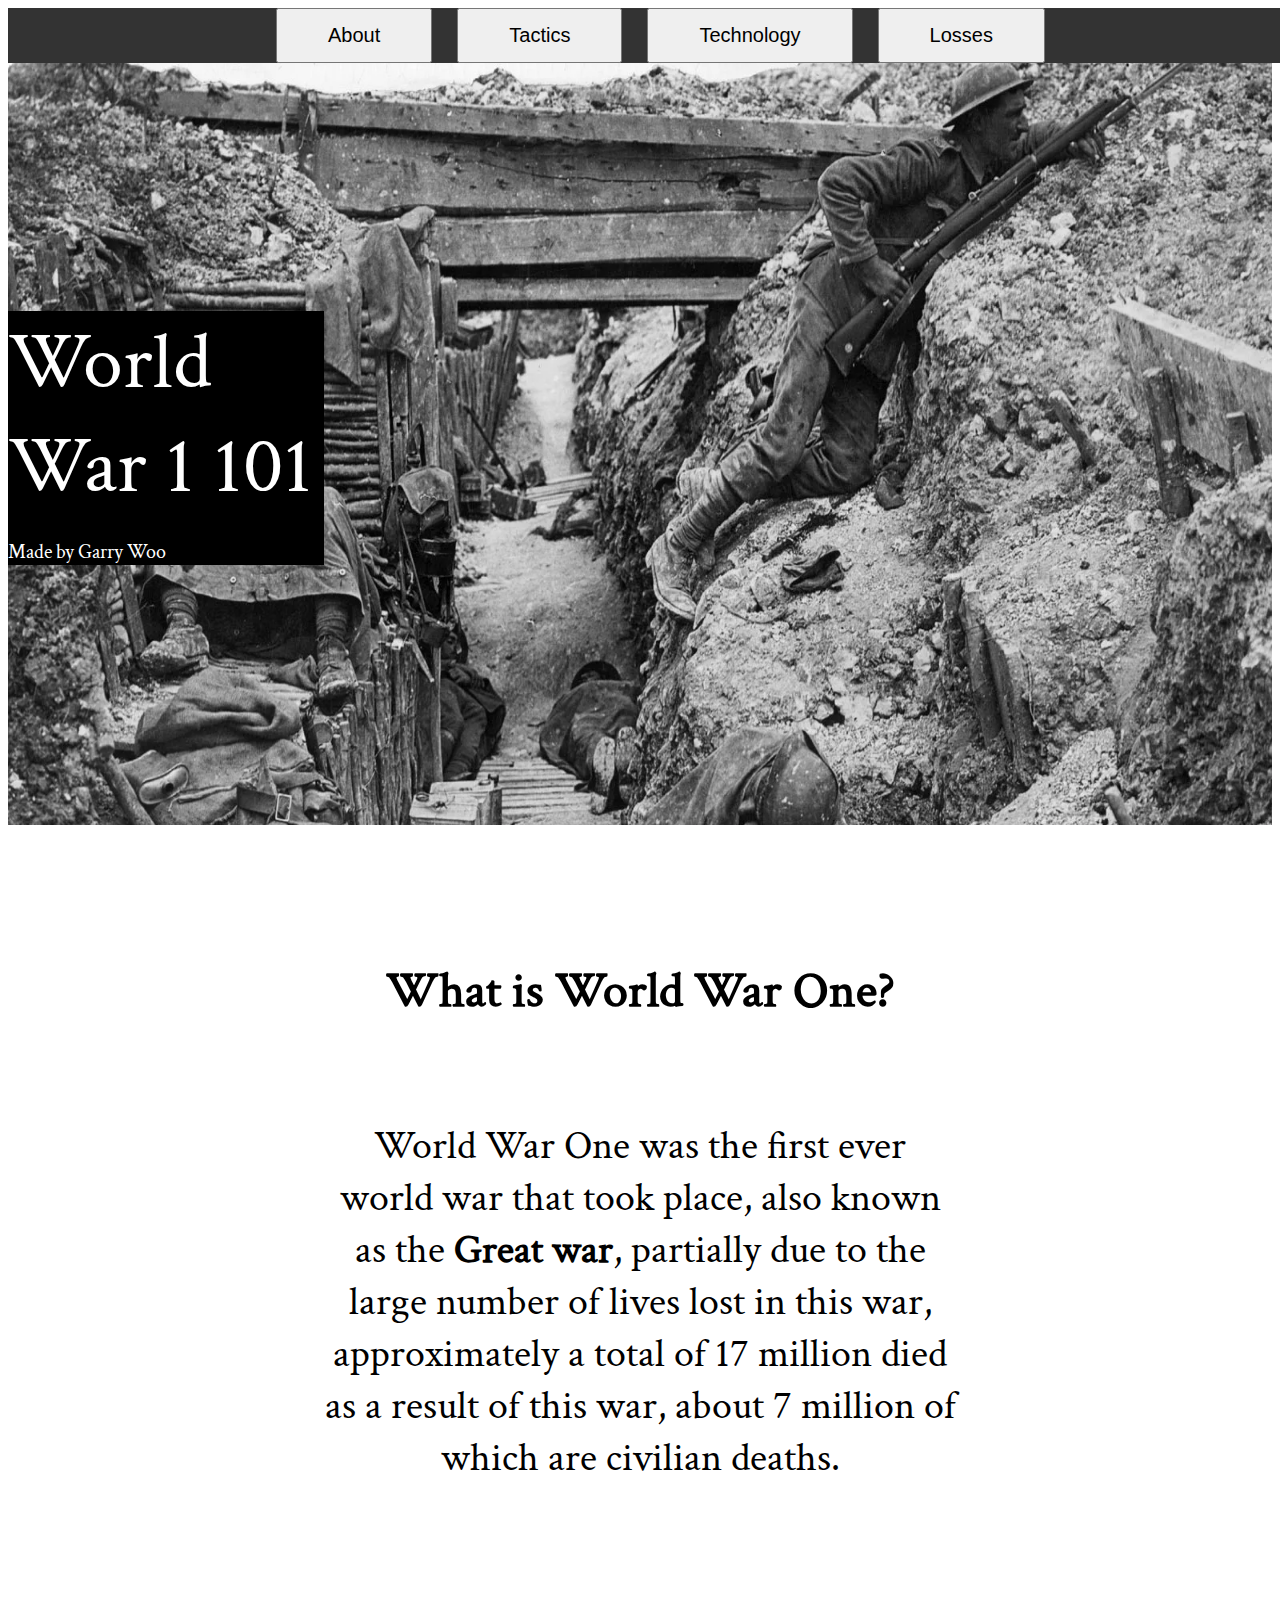
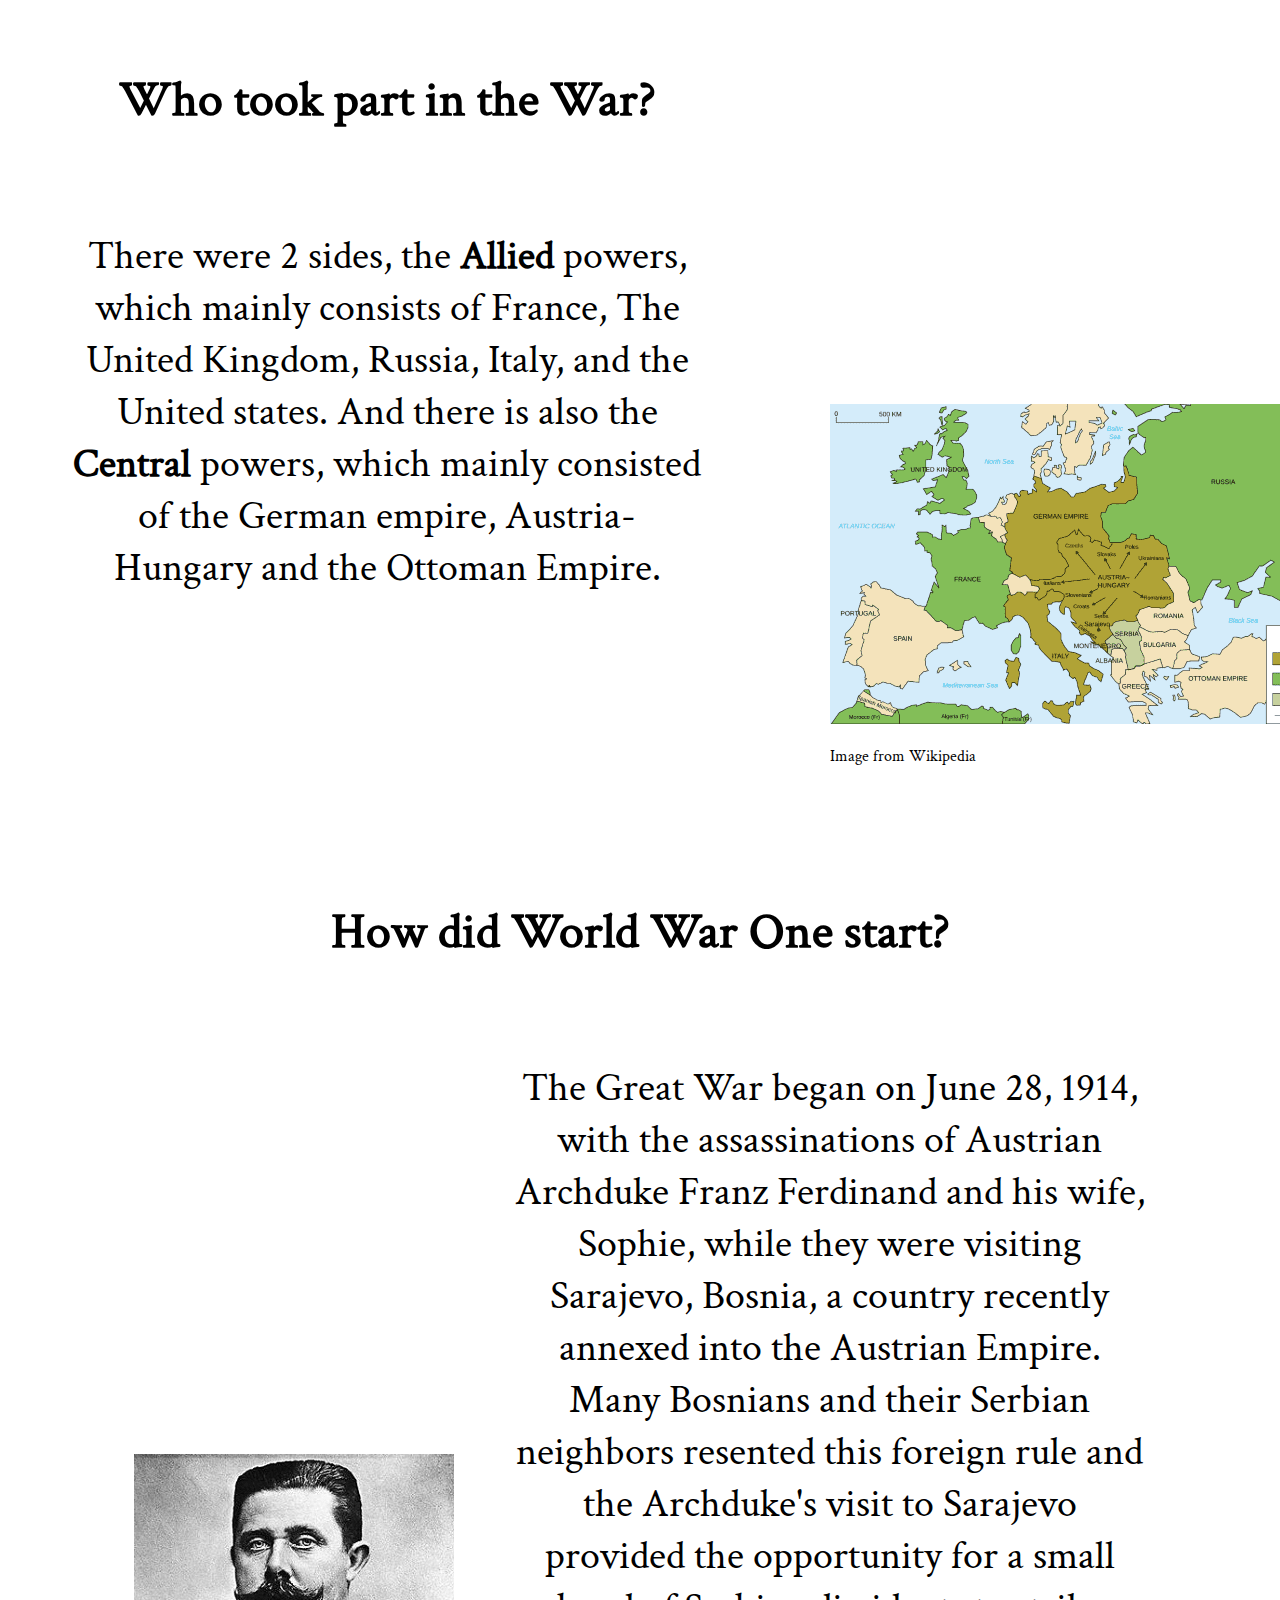
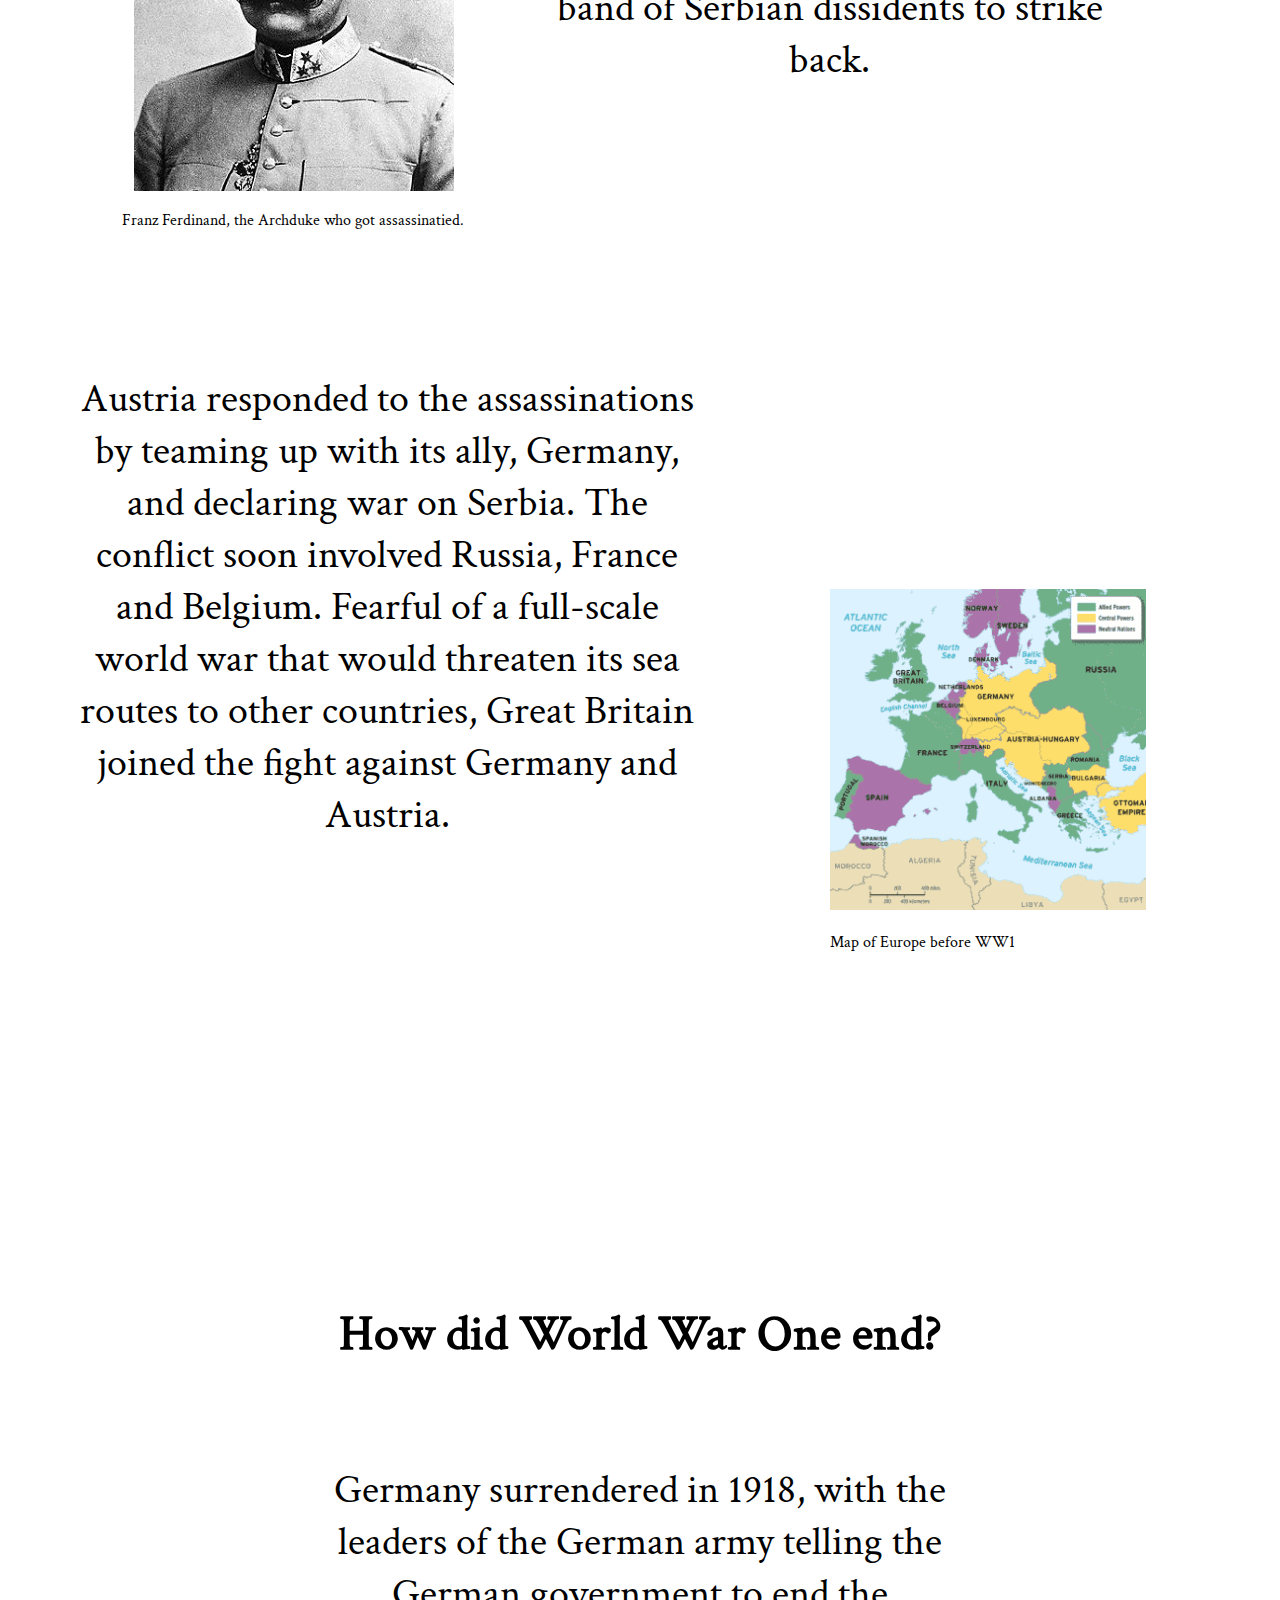
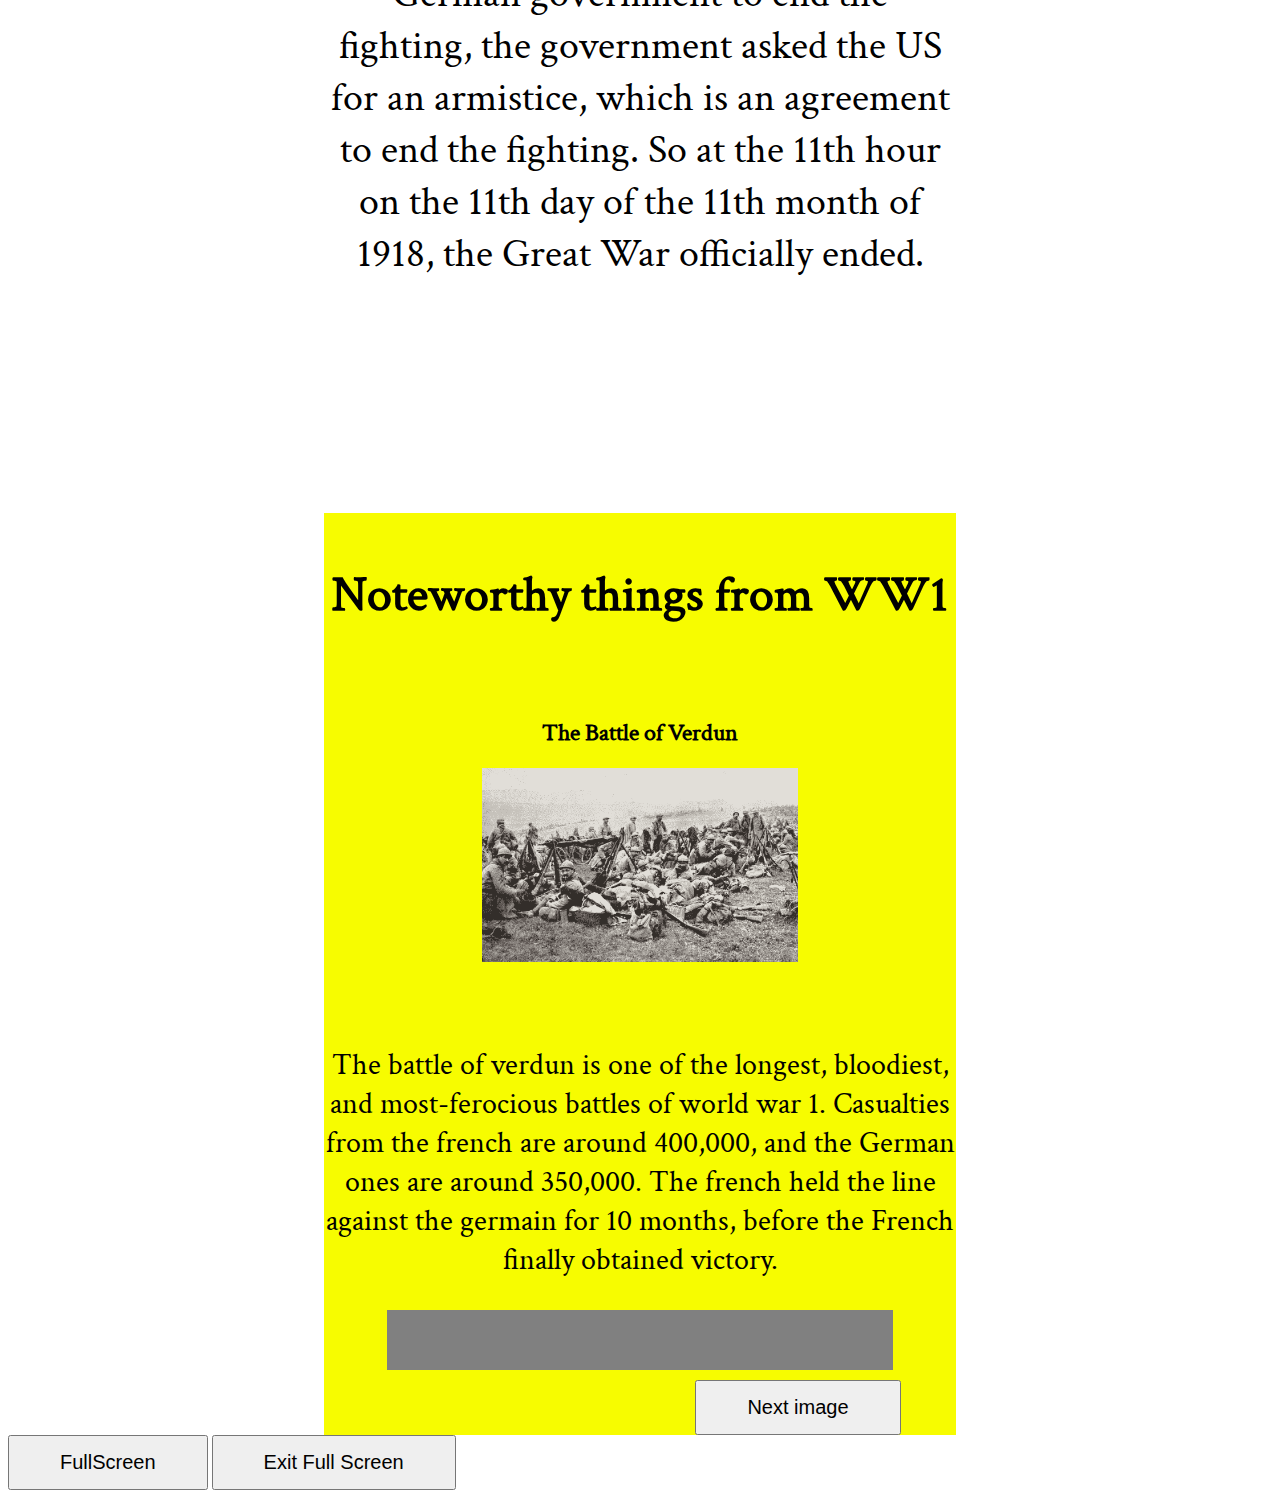
<file: 01_Garry_241230N_A2/index.html>
<!DOCTYPE html>
<html lang="en">

<head>
    <meta charset="UTF-8">
    <meta name="viewport" content="width=device-width,initial-scale=1.0,maximum-scale=1,user-scalable=no">
    <link rel="stylesheet" href="style.css">
    <link rel="stylesheet" href="fonts/CrimsonText-Regular.ttf">
    <meta name="mobile-web-app-capable" content="yes">
    <meta name="apple-mobile-web-app-capable" content="yes">
    <link rel="icon" type="image/x-icon" href="images/favicon.ico">
    <script src="main.js" defer></script>
    <title>Document</title>
</head>

<body onload="startup()">
    <nav class="topnav">

      
            
                <div class="Buttontop">

                    <button id="butt1" onclick="TopFunction()">About</button>

                </div>
      
              <div class="Buttontop">

                    <button id="butt2" onclick="TopFunction()">Tactics</button>

                </div>
         
            
                <div class="Buttontop">

                    <button id="butt3" onclick="TopFunction()">Technology</button>

                </div>
            
                <div class="Buttontop">

                    <button id="butt4" onclick="TopFunction()">Losses</button>

                </div>
           
        
    </nav>
    <main>
        <header id="headerText">
            World War 1 101
            <p id="Garry_Woo_Made_This">Made by Garry Woo</p>
        </header>

    </main>

    <!-- First page -->
    <section class="page" id="page1">
        <section class="Scroll_Transition">
            <h1 class="First_Header">
                What is World War One?
            </h1>
            <article class="First_Article">
                World War One was the first ever world war that took place, also known as the <b>Great war</b>,
                partially
                due to
                the large number of lives lost in this war, approximately
                a total of 17 million died as a result of this war, about 7 million of which are civilian deaths.
            </article>
        </section>

        <h1 id="Second_Header">
            Who took part in the War?
        </h1>
        <article id="Second_Article">
            There were 2 sides, the <b>Allied</b> powers, which mainly consists of France, The United Kingdom,
            Russia,
            Italy, and the United states. And there is also the
            <b>Central</b> powers, which mainly consisted of the German empire, Austria-Hungary and the Ottoman
            Empire.
        </article>
        <img src="images/Map.png" id="Map" alt="Map of the austrian powers spreading their influence">
        <p id="ImageCredits">Image from Wikipedia</p>


        <h1 id="Third_Header">
            How did World War One start?
        </h1>
        <article class="Text_Right">
            The Great War began on June 28, 1914, with the assassinations of Austrian Archduke Franz Ferdinand and
            his
            wife,
            Sophie, while they were visiting Sarajevo,
            Bosnia, a country recently annexed into the Austrian Empire. Many Bosnians and their Serbian neighbors
            resented
            this foreign rule and the Archduke's visit to Sarajevo provided
            the opportunity for a small band of Serbian dissidents to strike back.
        </article>
        <br>
        <img src="images/Franz_Ferdinand.png" class="Image_Left" alt="Franze ferdinand">
        <p id="credit_Franz">Franz Ferdinand, the Archduke who got assassinatied.</p>


        <article class="Text_Left">
            Austria responded to the assassinations by teaming up with its ally, Germany, and declaring war on
            Serbia.
            The
            conflict soon involved Russia, France and Belgium. Fearful of a full-scale world war
            that would threaten its sea routes to other countries, Great Britain joined the fight against Germany
            and
            Austria.
        </article>
        <img src="images/Map_Before.png" class="Image_Right" alt="Image of map of europe before WW1">
        <p id="credit_Map_Europe">Map of Europe before WW1</p>

        <div id="Buffer">

        </div>
        <h1 id="Fourth_Header">
            How did World War One end?
        </h1>
        <article id="Fifth_Article">
            Germany surrendered in 1918, with the leaders of the German army telling the German government to end the
            fighting, the government asked the US for an armistice, which
            is an agreement to end the fighting. So at the 11th hour on the 11th day of the 11th month of 1918, the
            Great
            War officially ended.
        </article>

        <section id="Evolution">
            <h1 id="Fifth_Header">Noteworthy things from WW1</h1>
            <h2 id="Noteworthy_Header">The Battle of Verdun</h2>

            <img src="images/Verdun.png" id="Noteworthy_Image" alt="A bunch of noteworthy images from WW1">
            <p id="Noteworth_Descriptiion">
                The battle of verdun is one of the longest, bloodiest, and most-ferocious battles of world war 1.
                Casualties from the french are around 400,000, and the German ones are around 350,000. The french held
                the line against the germain for
                10 months, before the French finally obtained victory.
            </p>
            <div id="Bar">
                <div id="Inner_Bar"></div>
            </div>
            <button id="Evolution_Button" onclick="next()">Next image</button>

        </section>
    </section>
    <!-- Second page -->
    <section class="page" id="page2">
        <h1 class="First_Header">
            New enemies comes new battle doctrines
        </h1>
        <article class="First_Article">
            Many tactics were developed during this time, be it to combat other tactics developed by the other side, or
            to catch enemies by surprise.
            This page will show you some of the tactics that were used by both sides during the Great War.
        </article>
        <h1 id="Blockade">
            Blockades
        </h1>
        <article id="Blockades">
            This was a time where Troops transported goods via the ocean, so when german caught wind of this, they
            attacked those supply lines.
            Britian's Royal navy reacted this by planning a blockade against Gaermany, and while they cannot use close
            blockades due to technological advancemence
            (i.e, mines), they opped to focus on distant blockades.
        </article>
        <img src="images/British_Blockade.png" id="Blockade_Map" alt="British blockade">
        <article id="Blockades_Pt2">
            This British's ships primarily patrolled
            <ol>
                <li> The entrance to the North Sea between Scorland and Norway</li>
                <li>The English Channel in the Dover Straits</li>
            </ol>
        </article>
        <h1>
            Trench Warfare
        </h1>
        <article class="Trenches">
            Trench warfare is a type of land warfare, where troops utilize dug in lines and positions to safely traverse
            to certain areas, while avoiding stray bullet fire.
        </article>
        <img src="images/Trench_Overhead.png" id="Trench_Overhead" alt="A overhead photo of a trench"> 
        <article class="Trenches">
            In the image above, we can see the trench having many zigzags, this is to reduce the chances of artillary
            doing signifcant damage to not only the structure
            of the trench, but also the things that are inside the trenches (The troops and weapons)
        </article>
        <article class="Trenches" id="Trench_Why">
            Trenches became a favoured tactic with both sides, but it is usually associated with the Germans, due to
            each side having a high reliance on Artillery.
            Trenches were a necassity as it gave troops a way to protect themselves from the shockwaves of artillery
            fire.
        </article>
        <img src="images/Dudes_In_Trenches.png" id="Trench_Dudes" alt="Soldiers inside trenched">
        <p id="Trench_Dudes_Under">German soldiers inside their trenches</p>
        <article class="Text_Left">
            Unfortunately for those that rely on these trenches, Many weapons were developed during this time in an
            attempt to "Sweep" These trenches clean of their enemies.
        </article>
        <img src="images/Man_Trench_Gun.png" class="Image_Right" alt="A soldier aiming a trench gun">
        <p id="Man_Gun_Description">A soldier aiming a Trench Sweeper</p>
        <h1>Artillery barrage</h1>
        <article class="Text_Left" id="Artillery">
            Artillery was most commonly used on the Western front, raining down high-explosive shells, shrapnel and
            poison gas on the enemy. This artilley would not only
            be very lethal, but it would also make the enemy's moral drop.
        </article>
        <img src="images/Artillery_Tactic.png" class="Image_Right" alt="Artillery">

        <article class="Text_Right" id="Creeping_Barrage">
            A tactic used was called <b>Creeping barrage</b>, where a line of infantry would be moving behind a line of
            artillery fire. This line would usually move about 50 to
            100 yards every few minutes moving forward slowly. If done correctly, this is a very devastating stratergy,
            as it would force enemies back to their trenches while
            the infantry behind the artilley fire can catch the enemies by surprise.
        </article>
        <img src="images/Creeping_Barrage.png" class="Image_Left" id="Creeping_Barrage_Image" alt="Creeping barrage">
        <article>
            Unfortunately, this tactic is usually very difficult to pull off, as the artillery from the back has to be
            in <b>Perfect</b> unison with
            the infantry in the front. Most of the time, it ends up with either the artillery moving to slowly, causing
            the artillery fire to land on their
            own troops, or the infantry moves too fast, resulting in them getting caught in their own infantry.
        </article>
    </section>
      <!-- Third page -->
    <section class="page" id="page3">
        <h1 class="First_Header">
            Technology too advance for Mankind's own good
        </h1>
        <article>During this time, many advancements in technology were made and utilized. This page will show you some
            of these pieces of technology used during
            the war
        </article>

        <h1>Weapons</h1>

        <h1 class="Header_Left">Lebel Model 1886 rifle</h1>
        <article class="Text_Left">The Lebel Model was primarily used by the French military during WW1. It is an 8mm
            bolt-action infantry
            rifle that entered service in 1887. This rifle is the first rifle to utilize smokeless powder ammuunition.
        </article>
        <img src="images/Lebel_Mle._1886.jpg" class="Image_Right" alt="Lebel model 1886 rifle">

        <h1 class="Header_Right">Winchester Model 1897</h1>
        <article class="Text_Right" id="Winchester">The Winchester Model 1897, better known as the <b>Trench
                Sweeper</b>, was feared by germans for its sheer brutallity. Chambered
            in 12 gauge (Most of the time), this shotgun has the unique property to be slam fired, where the user can
            just pull the trigger and continuesly rack the gun,
            unloading the gun in seconds.
        </article>
        <img src="images/Trench_Gun.jpg" class="Image_Left" id="Trench_Gun" alt="Winchester Model 1897">
        <article id="German_Protest">This gun was so feared by the germans, yet so efficient, that many germans
            protested the use of this gun, claiming that it "Violated the laws of war".</article>

        <h1 class="Header_Left">Flammenwerfer M16</h1>
        <article class="Text_Left">Despire protesting against the American's usage of the Trench Sweeper, the Germans
            use this cruel machine called the flammerwerfer,
            which is a flamethrower. This flamethrower is often used to clear trenches, and quite painfully, as burning
            to death is often the most painful way to go out.
        </article>
        <img src="images/Flamethrower.jpg" class="Image_Right" alt="Flammenwerfer M16">
        <h1>Vechicles</h1>
        <h1 class="Header_Left">British Mark 1 tank (Little Willie)</h1>
        <article class="Text_Left">The Mark 1 tank, better known as Little Willie was the first ever tank that was
            invented and utilized in World war 1.
            Its ability to bring troops into the frontline somewhat safely was revolutionary during this time of war.
            Unfortunately, Little Willie
            was slow, and it has difficulty moving over trenches.
        </article>
        <img src="images/Little_Willie.jpg" class="Image_Right" alt="Little Willie">
        <article id="Big_Willie">But this prototype was the catalyse to making Big willie, a tank that fixed the
            previous problems of being unable to move over trenches, and now
            sports some self defence weapons to deal with infantry.
        </article>
        <img src="images/Big_Willie.jpg" class="Center" id="Big_Willie_Size" alt="Big willie">
        <p class="Center">Fun fact: Tanks have genders</p>
        <h1 class="Header_Right">Artillery</h1>
        <article class="Text_Right">Artillery is very devastating to line infantry, being able to shoot enemies
            <b>Indirectly</b> from miles away, many armies utilize
            artillery, be it the french and their <b>75mm field gun</b>, the British's <b>18 pounder</b>, or the
            German's <b>Big bertha</b> (as shown in the image), it would almost be stupid not
            to use artillery during this time. The heavy usage of artillery was also why trench warfare was so popular.
        </article>
        <img src="images/Artillery_Big.jpg" class="Image_Left" alt="Howizter Artillery">
        <h1>Zeppilin</h1>
        <article>Utilized by the Germans, the Zeppilin is a force to be reckoned with as it is able to drop bombs from
            the sky, raining hellfire upon the troops that are on
            the ground. Unfortunately all it took was one bullet to burst the air container for the Zeppilin to explode
            and come crashing down </article>
        <img src="images/Zeppilin.jpg" class="Center" id="Zeppilin" alt="German Zeppilin">

        <h1>Lets see you hit these targets using the weapons that the british used!
            <br>(Careful not to shoot any medics, that would be a warcrime!)
        </h1>
        <h1 id="Shooting_Score">Score: Nil</h1>
        <section id="Game_Section">
            <h1 id="Timer">time left</h1>
                <h1 id="Shooting_Game_h1">Shooting game</h1>
                <button id="Shooting_Game_Start">Start</button>
                <img src="images/Target.png" id="Target" alt="Target">
                <img src="images/Medic.png" id="Medic" alt="Medic">
        </section>

    </section>
  <!-- Fourth page -->
    <section class="page" id="page4">
        <h1>There is always a price to pay</h1>
        <article>War never changes in certain aspects, one of which is the innocent lives that are lost in war. Here are
            some statistics</article>

        <article class="Text_Left">Approximately 40 million casualties were made during world war 1, this number
            includes both military and civilian casualties. And an estimate
            15-22 million deaths were caused during this war.
        </article>
        <img src="images/British_Wounded.jpg" class="Image_Right" alt="British soldiers that are wounded">
        <article>The countries that has lost the most soldiers are both Russia and France, with Russia loosing around
            4.9 million troops, and france loosing 4.2 million
            troops.
        </article>

        <article>The losses does not just extent to the lives lost. The amound of money that was spent and lost during
            world war 1 is an estimated $125-186 <b>Billion</b>
            in direct costs, and another $151 billion in indirect costs
        </article>
        <h1>How about a quiz to see what you have learnt so far :D</h1>
        <section id="Quiz_Section">
            <h1 id="Questions">Question goes here</h1>
            <div id="Answer_Button">
                <button class="Answer_btn">ans 1</button>
                <button class="Answer_btn">ans 1</button>
                <button class="Answer_btn">ans 1</button>
                <button class="Answer_btn">ans 1</button>
            </div>
            <button id="Next_Question">Next</button>
        </section>
        <h1 id="QR_Header">Scan This QR code to see this website on your handphone!</h1>
        <img src="images/QR_Code.png" id="QR_code" alt="QR code for mobile usage">

    </section>
        <button class="button_screen" id="btnFS">FullScreen</button>
        <button class="button_screen" id="btnWS">Exit Full Screen</button>
</body>

</html>
</file>
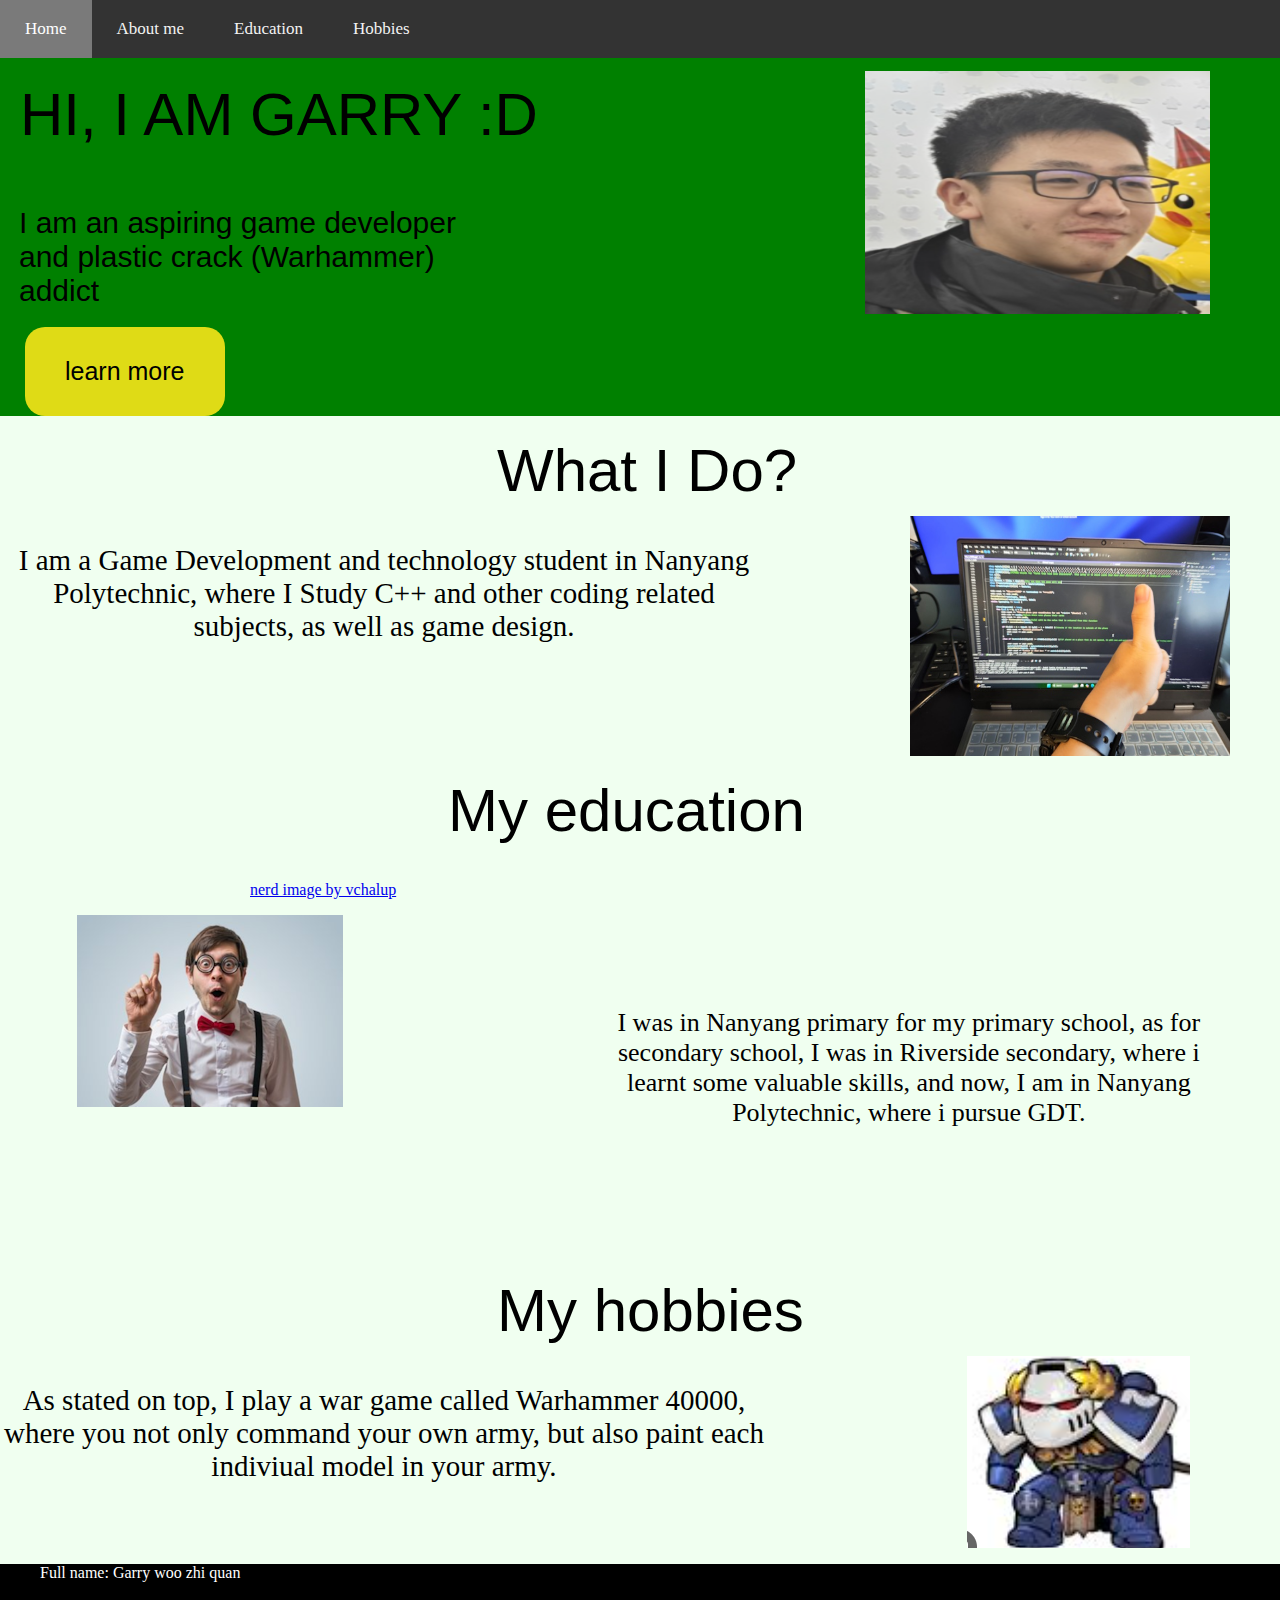
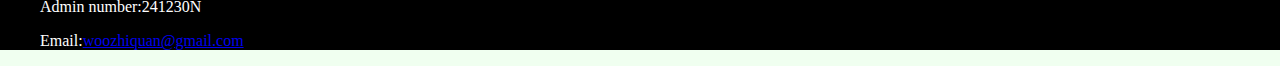
<file: Lab1_Garry Woo Zhi Quan_241230N_A1/Index.html>
<!DOCTYPE html>
<html lang="en">
<head>
    <meta charset="UTF-8">
    <link rel="stylesheet" href="CSS/style.css">
    <meta name="viewport" content="width=device-width, initial-scale=1.0">
    <title>Index</title>
</head>
<body>
    <!-- My nav bar -->
     <nav class="topnav">
            <a class="active" href="Index.html" >Home</a>
            <a href="aboutme.html" >About me</a>
            <a href="education.html">Education</a>
            <a href="hobbies.html">Hobbies</a>
     </nav>
     <!-- My top part (header) -->
     <main id="topmain">
        <header>HI, I AM GARRY :D </header><br>
            <section id="top">
                I am an aspiring game developer and plastic crack (Warhammer) addict
            </section>
            <!-- Button that leads to about me page -->
     <a href="aboutme.html">
        <button id="nerd" type="button" class="button">
            learn more
        </button>
     </a>
     <img src="Images/Garry_Mugshot.png" class="garrymugshot" alt="Garry mugshot" title="Garry mugshot">
     </main>
     <main id="WhatIdo">
        <p id="WhatIdoDescription">I am a Game Development and technology student in Nanyang Polytechnic,
             where I Study C++ and other coding related subjects, as well as game design.  </p>
        <header id="WhatIdoTitle">What I Do?</header>
        <a href="aboutme.html">   
            <img  src="Images/Garry_OOP_Project.jpeg" alt="Garry's oop project" title="Garry's oop project" class="garryoop">             
        </a>
        
     </main>
     <main id="myeducation">
        <header id="MyeducationTitle">My education</header><br>
        <a target="_blank" href="https://stock.adobe.com/sg/search?k=nerd&asset_id=122538873">
            <p style="padding-left:250px;">nerd image by vchalup</p>
        </a>
        <a href="education.html">
            <img src="Images/nerd_image.png" class="Nerdimage" alt="Nerd image" title="Nerd image">
        </a>
        
        <p id="Myeducation">I was in Nanyang primary for my primary school, as for secondary school, I was in Riverside secondary, 
            where i learnt some valuable skills, and now, I am in Nanyang Polytechnic, where i pursue GDT. </p>
     </main>
     <main  id="myhobbies">
        <p id="WhatIdoDescription">As stated on top, I play a war game called Warhammer 40000, where you not only command your own army,
             but also paint each indiviual model in your army.</p>
        <header id="myhobbiesTitle">
            My hobbies
        </header>
        <a href="hobbies.html">
        <img src="Images/malum_ceodo.png" alt="malum ceodo" title="malum ceodo" class="malumceodo">
        </a>
     </main>
     <footer>
        
            <ul>
                <li ><P id="footer">Full name: Garry woo zhi quan</P></li>
                <li ><p id="footer">Admin number:241230N</p></li>
                <li><p id="footer">Email:<a href="mailto:woozhiquan@gmail.com">woozhiquan@gmail.com </a></p></li>
            </ul>
    
     </footer>



</body>
</html>
</file>
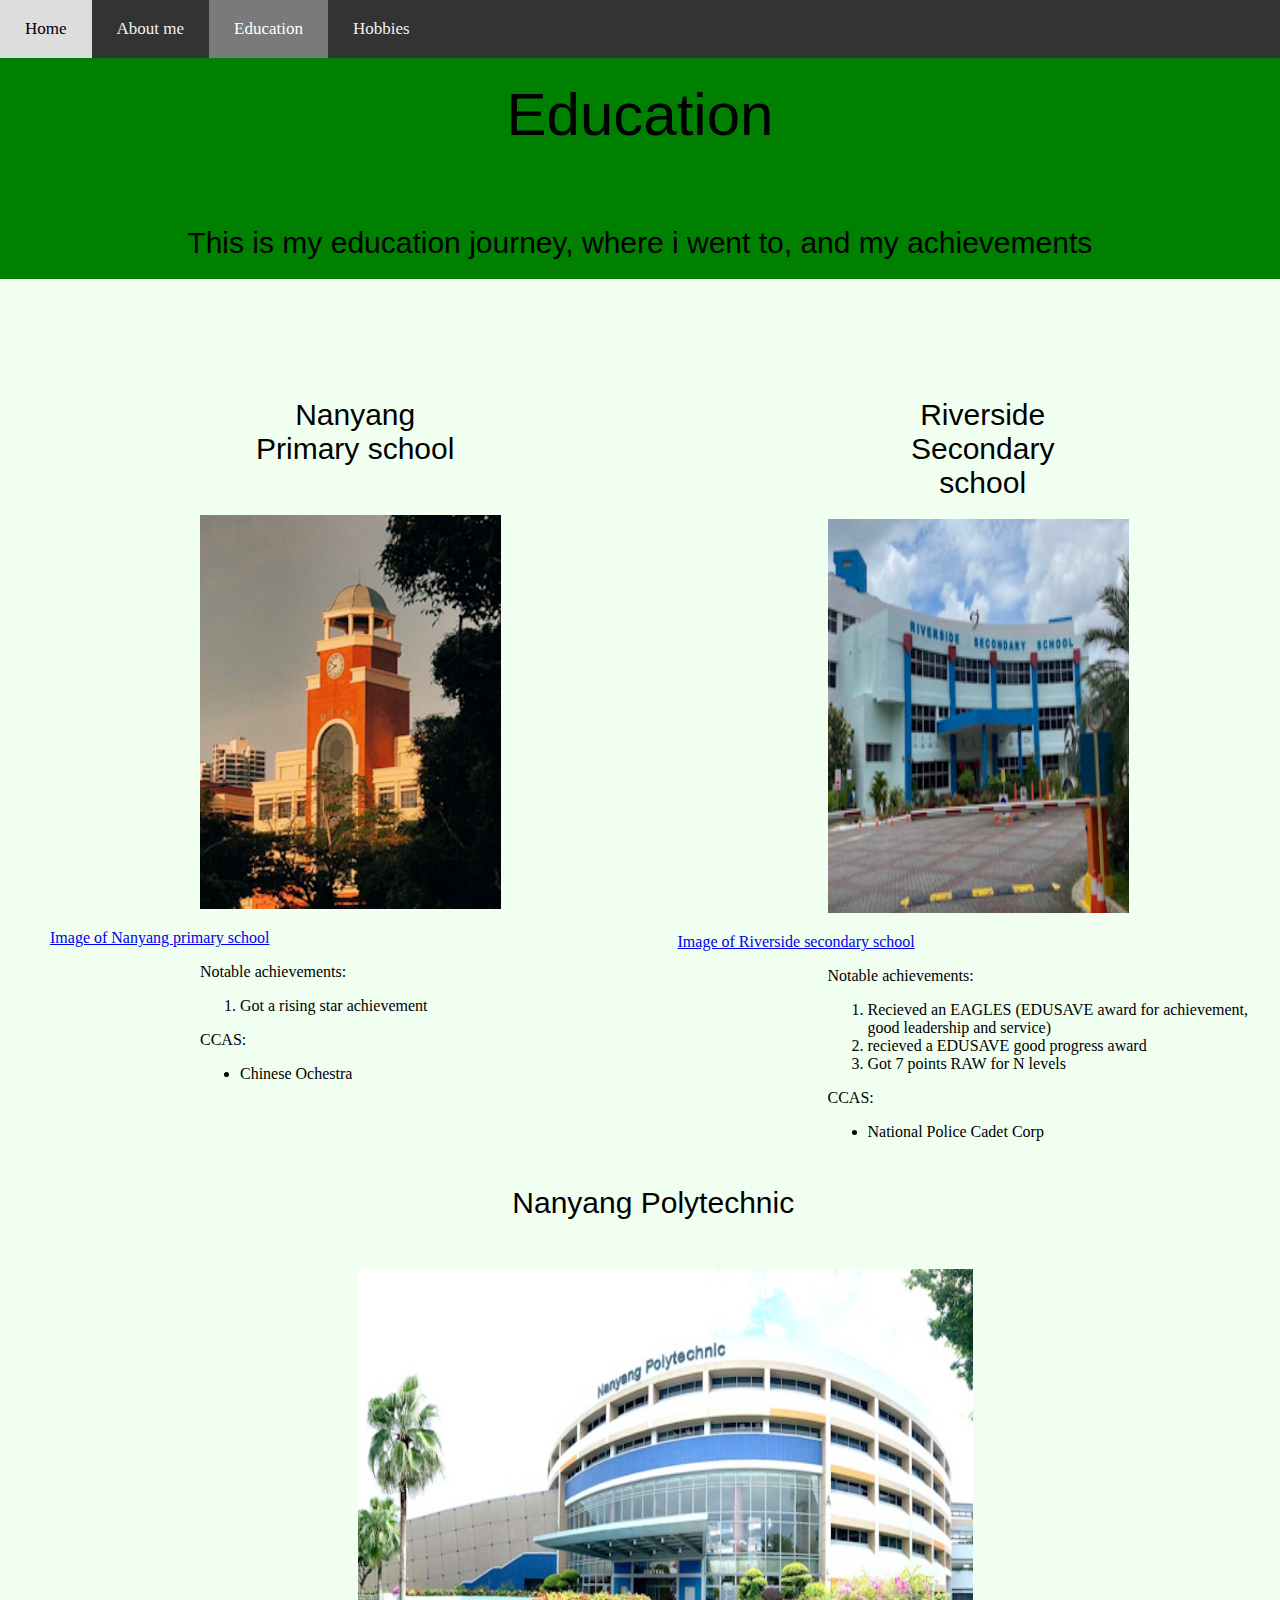
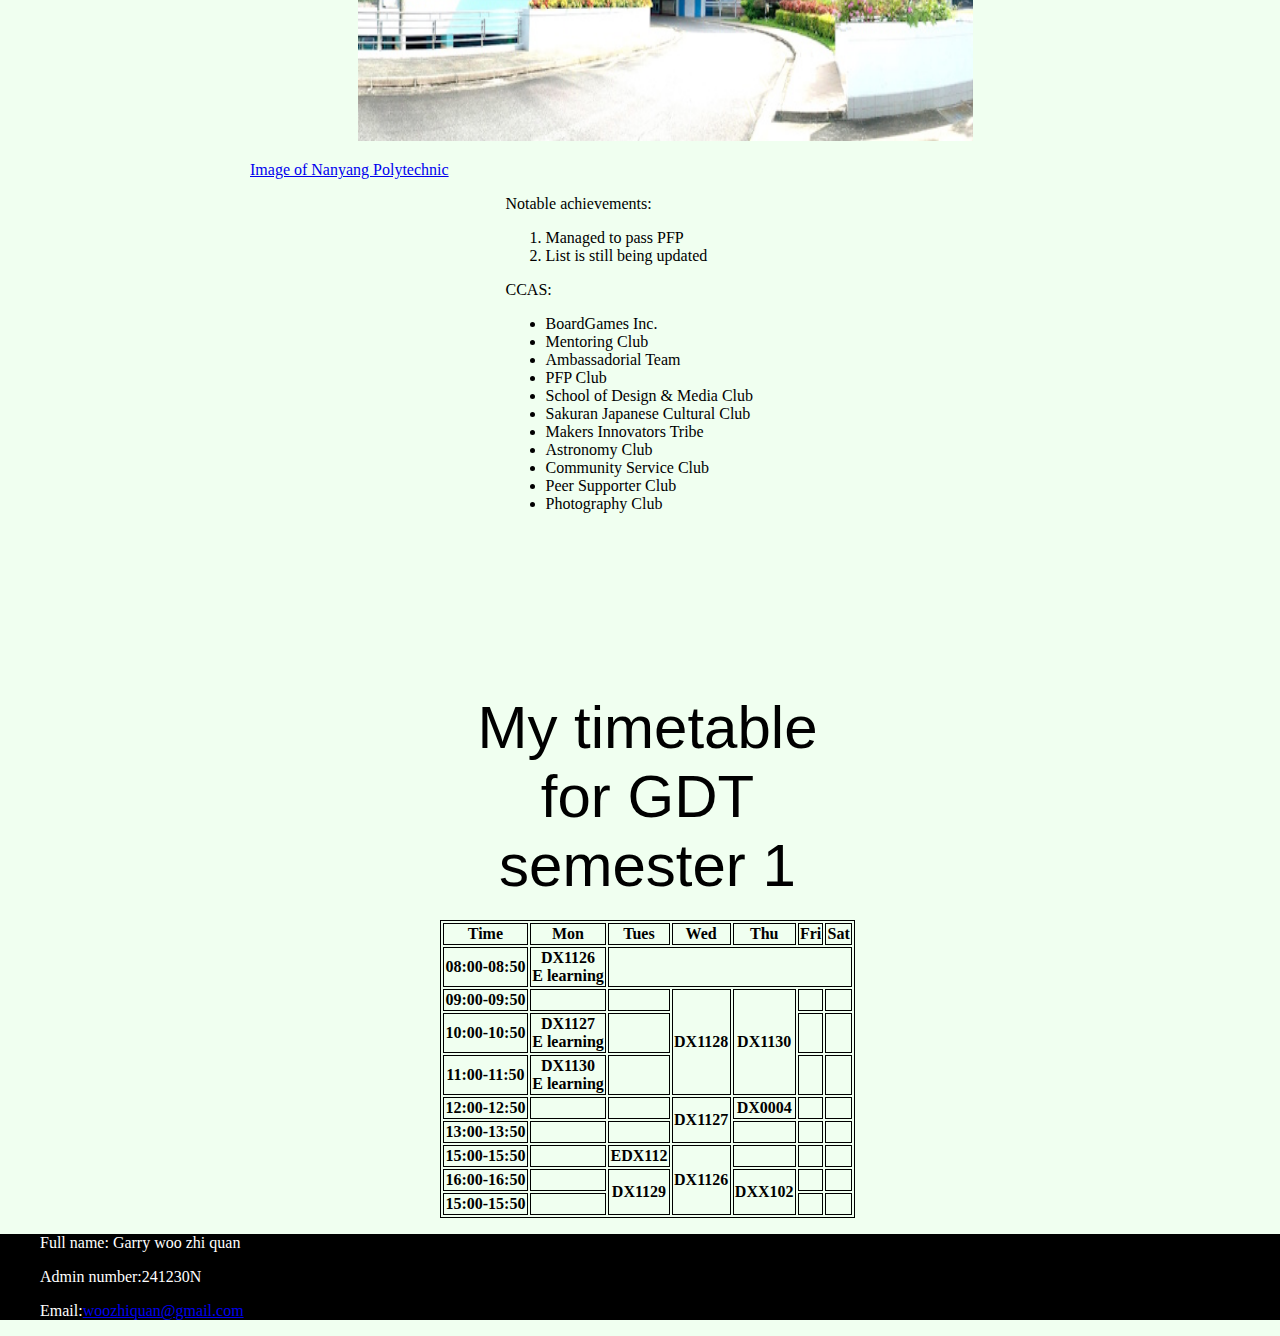
<file: Lab1_Garry Woo Zhi Quan_241230N_A1/education.html>
<!DOCTYPE html>
<html lang="en">
<head>
    <meta charset="UTF-8">
    <meta name="viewport" content="width=device-width, initial-scale=1.0">
    <link rel="stylesheet" href="CSS/style.css">
    <title>Education</title>
</head>
<body>
    <nav class="topnav">
            <a href="Index.html" >Home</a>
            <a href="aboutme.html">About me</a>
            <a class="active"  href="education.html">Education</a>
            <a href="hobbies.html">Hobbies</a>
     </nav>
     <main id="topmain" >
        <header id="aboutme"> Education</header>
        <section id="top"  style="width:97%; text-align:center; font-size :30px;">
                This is my education journey, where i went to, and my achievements<br>
        </section>
    </main>
    <main  id="edu">
        <div class="gridcontainer2">
            <div class="item1">
                <section id="top" class="edu">Nanyang Primary school</section>
                <img src="Images/Nanyang_Primary.png" alt="Nanyang primary school" title="Nanyang primary school" class="nanyangprimary">
                <a target="_blank" href="https://maps.app.goo.gl/RLdT1p344oCHxKzF7">
                <p>Image of Nanyang primary school</p>
                </a>
                <div class="primaryschooltext">
                Notable achievements:
                    <ol>
                        <li >Got a rising star achievement</li>
                    </ol>
                
                
                    CCAS:
                    <ul>
                        <li >Chinese Ochestra</li>
                    </ul>
                
                </div>
            </div>
            <div class="item5">
               <section id="top"class="edu" style="width:35%"> Riverside Secondary school</section>
               <img src="Images/Riverside_Secondary.png" alt="Riverside secondary school" Title="Riverside secondary school" class="riversidesec">
               <a target="_blank" href="https://maps.app.goo.gl/XRfz34j52DzcoGD7A">
               <p>Image of Riverside secondary school</p>
               </a>
                <div class="primaryschooltext">
               Notable achievements:
                    <ol>
                        <li >Recieved an EAGLES (EDUSAVE award for achievement,<br> good leadership and service)</li>
                        <li >recieved a EDUSAVE good progress award</li>
                        <li >Got 7 points RAW for N levels</li>
                    </ol>
                
                 
                    CCAS:
                    <ul>
                        <li >National Police Cadet Corp</li>
                    </ul>
                
                </div>
            </div>
            <div class="item3">
                <section id="top" class="edu">Nanyang Polytechnic</section>
                 <img src="Images/Nanyang_Polytechnic_School.jpg" alt="Nanyang Polytechnic" Title="Nanyang Polytechnic" class="NYP">
                 <a target="_blank" href="https://www.polyforum.edu.sg/forum-details/locations/">
                 <p id="credits">Image of Nanyang Polytechnic</p>
                 </a>
                 <div class="NYPTEXT">
                 Notable achievements:
                    <ol>
                        <li >Managed to pass PFP</li>
                        <li>List is still being updated</li>
                    </ol>
                
                
                    CCAS:
                    <ul>
                        <li >BoardGames Inc.</li>
                        <li>Mentoring Club</li>
                        <li>Ambassadorial Team</li>
                        <li>PFP Club</li>
                        <li>School of Design & Media Club</li>
                        <li>Sakuran Japanese Cultural Club</li>
                        <li>Makers Innovators Tribe</li>
                        <li>Astronomy Club</li>
                        <li>Community Service Club</li>
                        <li>Peer Supporter Club</li>
                        <li>Photography Club</li>
                    </ul>
                
                </div>
            </div>
        </div>  
<br>
    </main>
      <div class="Timetable">
    <main class="gridcontainer2">
      
        <header class="item5" style="text-align: center; padding-top:200px;">My timetable for GDT semester 1</header>
    <table class="item5">
    <tr>
        <th>Time</th>
        <th>Mon</th>
        <th>Tues</th>
        <th>Wed</th>
        <th>Thu</th>
        <th>Fri</th>
        <th>Sat</th>
    </tr>
    <tr>
        <th>08:00-08:50</th>
        <th>
            DX1126<br>E learning
        </th>
        <th colspan="5"> </th>
   
    </tr>
    <tr>
        <th>09:00-09:50</th>
        <th> </th>
        <th> </th>
        <th  rowspan="3">DX1128</th>
        <th  rowspan="3"> DX1130</th>
        <th> </th>
        <th> </th>
    </tr>
    <tr>
        <th>10:00-10:50 </th>
        <th> DX1127<br>E learning</th>
        <th> </th>
        <th> </th>
        <th> </th>
        
    </tr>

    <tr>
        <th>11:00-11:50 </th>
        <th>DX1130 <br>E learning</th>
        <th> </th>
        <th> </th>
        <th> </th>
    </tr>
    <tr>
        <th>12:00-12:50 </th>
        <th> </th>
        <th> </th>
        <th  rowspan="2"> DX1127</th>
        <th> DX0004</th>
        <th> </th>
        <th> </th>
    </tr>
    <tr>
        <th>13:00-13:50 </th>
        <th> </th>
        <th> </th>
        <th> </th>
        <th> </th>
        <th> </th>
    </tr>
    <tr>
        <th>15:00-15:50 </th>
        <th> </th>
        <th>EDX112</th>
        <th  rowspan="3"> DX1126</th>
        <th></th>
        <th> </th>
        <th> </th>
    </tr>
    <tr>
        <th>16:00-16:50 </th>
        <th> </th>
        <th  rowspan="2"> DX1129</th>
        <th  rowspan="2"> DXX102</th>
        <th> </th>
        <th> </th>
    </tr>
       <tr>
        <th>15:00-15:50 </th>
        <th> </th>
        <th> </th>
        <th> </th>
    </tr>

</table>

</main>
</div>
      <footer>
        
            <ul>
                <li ><P id="footer">Full name: Garry woo zhi quan</P></li>
                <li ><p id="footer">Admin number:241230N</p></li>
                <li><p id="footer">Email:<a href="mailto:woozhiquan@gmail.com">woozhiquan@gmail.com</a></p></li>
            </ul>
        
     </footer>
</body>
</html>
</file>
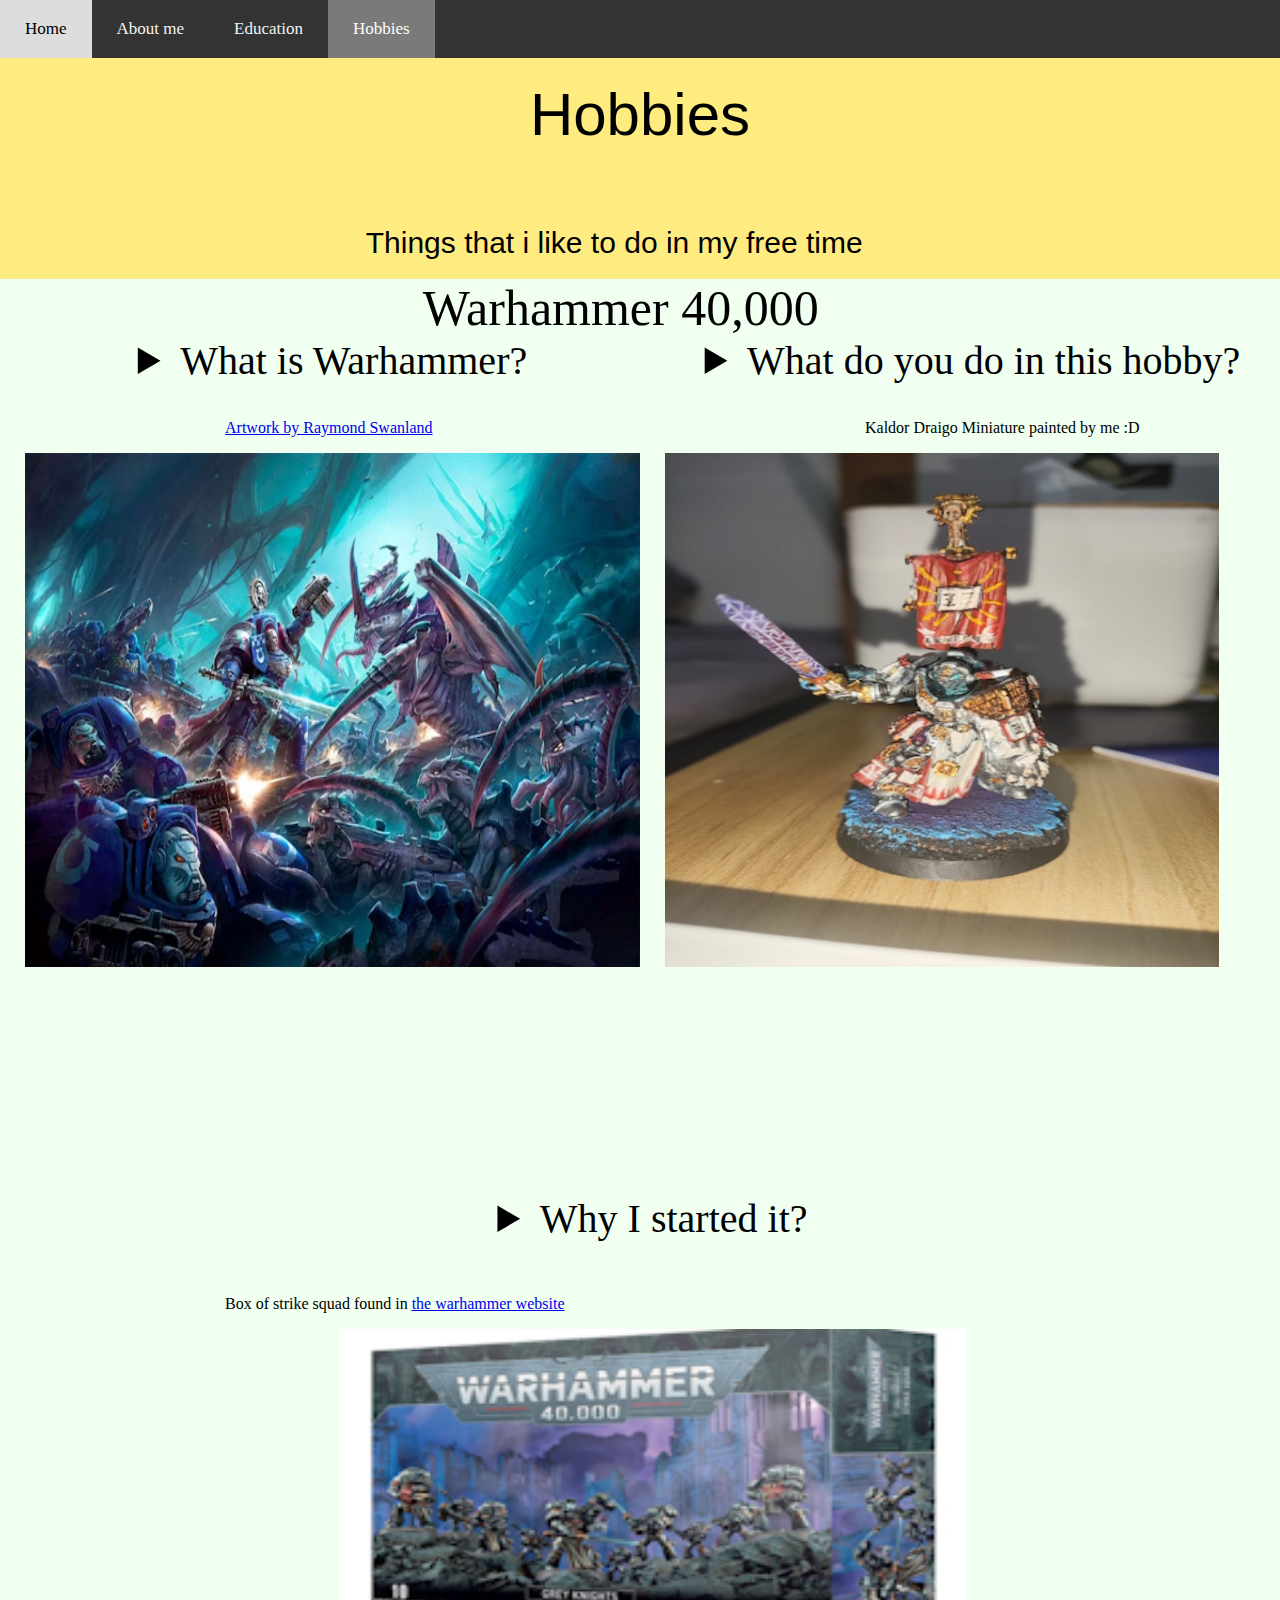
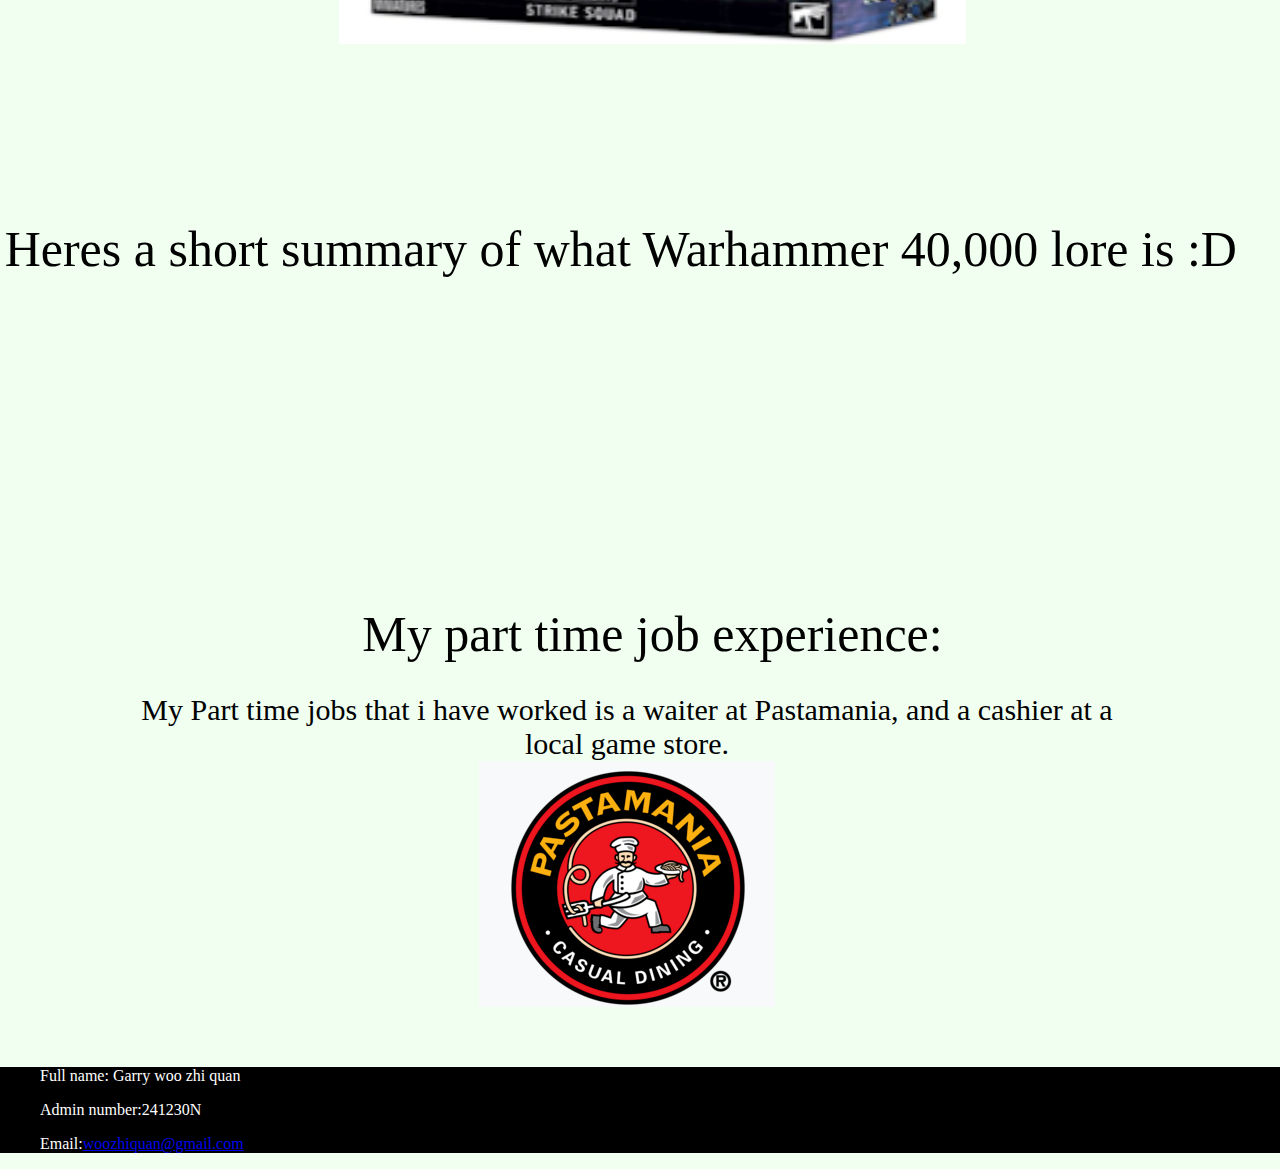
<file: Lab1_Garry Woo Zhi Quan_241230N_A1/hobbies.html>
<!DOCTYPE html>
<html lang="en">
<head>
    <meta charset="UTF-8">
    <meta name="viewport" content="width=device-width, initial-scale=1.0">
    <link rel="stylesheet" href="CSS/style.css">
    <title>Hobbies</title>
</head>
<body >
        <nav class="topnav">
            <a href="Index.html" >Home</a>
            <a  href="aboutme.html">About me</a>
            <a href="education.html">Education</a>
            <a class="active" href="hobbies.html">Hobbies</a>
     </nav>
    <main id="topmainHobbies"> 
        <header id="aboutme"> Hobbies</header>
        <section id="top"  style="width:93%; text-align:center; font-size :30px;">
                Things that i like to do in my free time<br>
        </section>
       </main>
       <section id="Hobbyramble">
                Warhammer 40,000
            </section>
    <main class="gridcontainer2" style="padding-bottom:100px;">
            
            <div class="item1">
            <details>
            <summary id="Hobbystuff">
                What is Warhammer?
            </summary>
            <p id=hobby >
                Warhammer is a fictional universe where Earth is set in the 41st millennium, where Earth, now known as Holy Terra, is beseiged on all sides by alien species, and even 
                those who worship a malevolent force of nature known as Chaos
            </p>
            </details>
            <a target="_blank" href="https://40k.gallery/ultramarines-vs-tyranids-2/">
             <p id="credits">Artwork by Raymond Swanland</p>
             </a>
            <img src="Images/Ultramarines-vs-Tyranids.jpg" alt="An incursion of Space marines Holding back a horde of tyranids" title="An incursion of Space marines Holding back a horde of tyranids" class="warhammerpainting">
           
            </div>
            <div class="item5">
            <details>
             <summary id="Hobbystuff" >
                What do you do in this hobby?
             </summary>
            <p id=hobby >
                A lot. In this hobby, you can collect and paint miniatures of the things inside this universe, build and paint them, and even play games with the minuatures that you 
                painted. And thats not all, for there are even novels that further expands the lore in this vast universe.
            </p>
            </details>
            <p id="credits">Kaldor Draigo Miniature painted by me :D</p>
            <img src="Images/Kaldor_Draigo_Mini.jpeg"  alt="Kaldor Draigo miniature" title="Kaldor Draigo miniature" class="kaldordraigo">
            
            
            </div>
            <div class="item3">
                <details>
                    
             <summary id="Hobbystuff" >
                Why I started it?
             </summary>
            <p id="strikebox">
                I originally started it because my friends convinced me to buy a box set of Grey knight Strike Squads. As soon as I heard the concept of warhammer 40k I fell in love with it almost immedietly. The mini painting 
                aspect is also quite fun. It is very beginner friendly, and the novel range is also stellar, the books are unironically well written.
            </p>
            </details>
            
             <p id="credits">Box of strike squad found in <a target="_blank" href="https://www.warhammer.com/en-WW/shop/Grey-Knights-Strike-Squad-2017?srsltid=AfmBOooYVZ_8cMdeD2PnD5aDNRI1421DfGNUoelnsKvqHNeIDAhDzE43"> the warhammer website</a> </p>
            <img src="Images/Strike_Squad.png" alt="Strike squad box set" title="Strike squad box set" class="strikesquad" >
        </div>
    </main>
    <section id="Hobbyramble">
        Heres a short summary of what Warhammer 40,000 lore is :D <br>
       <iframe width="560" height="315" src="https://www.youtube.com/embed/B0Z4i1Sl94g?si=2Lqm2xf1wQNA-iWx&amp;start=68" title="YouTube video player" frameborder="0" allow="accelerometer; autoplay; clipboard-write; encrypted-media; gyroscope; picture-in-picture; web-share" referrerpolicy="strict-origin-when-cross-origin" allowfullscreen class="video"></iframe>
    </section>
    <div class="flex-container">
    <section id="job">
        My part time job experience:
    </section>
    <p id="pasta" >
        My Part time jobs that i have worked is a waiter at Pastamania, and a cashier at a local game store.<br>
        <img src="Images/Pastamania.png">
    </p>
    </div>
          <footer>
        
            <ul>
                <li ><P id="footer">Full name: Garry woo zhi quan</P></li>
                <li ><p id="footer">Admin number:241230N</p></li>
                <li><p id="footer">Email:<a href="mailto:woozhiquan@gmail.com">woozhiquan@gmail.com</a></p></li>
            </ul>
        
     </footer>
</body>
</html>
</file>
<file: 01_Garry_241230N_A2/style.css>
body {
  background-color: white;
   font-family:'CRIMSON_WAVE'; 
}
@font-face {
 font-family: 'CRIMSON_WAVE';
 src: url(fonts/CrimsonText-Regular.ttf) format('truetype');
 font-weight:normal;
 font-style:normal;
}

.button_screen{
  
   color: #000000;
  text-align: center;
  padding: 14px 50px;
  text-decoration: none;
  font-size: 20px;
}

.topnav {
  overflow: hidden;
  background-color: #333;
  display: flex;
  justify-content: center;
  position: fixed;
  width: 100%;
  z-index:99; 
}
.topnav button {
  color: #000000;
  text-align: center;
  padding: 14px 50px;
  text-decoration: none;
  font-size: 20px;
}

.topnav button:hover {
  background-color: #ddd;
  color: black;
}

.Buttontop {
  padding-left: 25px;
}

#List_Button{
   list-style-type: none;
  margin: 0;
  padding: 0;
  overflow: hidden;
  background-color: #333333;
}

Main {
  background-image: url(images/WW1_Trench);
  background-repeat: no-repeat;
  background-attachment: fixed;
  background-size: 100% 100%;
  padding-top: 240px;
  padding-bottom: 240px;
}

#Buffer {
  background-image: url(images/WW1_Trench);
  background-repeat: no-repeat;
  background-attachment: fixed;
  background-size: 100% 100%;
  padding-top: 100px;
  padding-bottom: 100px;
}

header#headerText {
  font-size: 80px;
  text-align: left;
  color: #ffffff;
  margin-top: 5%;
  width: 25%;
  background-color: #000000;
}
#Garry_Woo_Made_This{
  font-size: 20px;
}
h1 {
  text-align: center;
  font-size: 50px;
  padding-top: 100px;
}

article {
  width: 50%;
  text-align: center;
  font-size: 40px;
  padding-left: 25%;
  padding-top:5%;
}

h1#Second_Header {
  width: 50%;
  padding-top: 150px;
  padding-left: 5%;
}

article#Second_Article {
  padding-left: 5%;
}

#Map {
  padding-left: 65%;
  margin-top: -15%;
}

p#ImageCredits {
  padding-left: 65%;
}

.Image_Left {
  margin-top: -20%;
  padding-left: 10%;
  padding-bottom: 10%;
}

article.Text_Right {
  padding-left: 40%;
}

#credit_Franz {
  margin-top: -9%;
  padding-left: 9%;
}

article.Text_Left {
  padding-left: 5%;
  padding-top: 10%;
}

.Image_Right {
  padding-left: 65%;
  margin-top: -20%;
  width: 25%;
  height: 25%;
}

#credit_Map_Europe {
  padding-left: 65%;
}

#Fifth_Article {
  padding-bottom: 200px;
}

#Evolution {
  background-color: #f7fc00;
  width: 50%;
  margin-left: 25%;
text-align: center;
}

h1#Fifth_Header {
  padding-top: 1em;
  padding-bottom: 3em;
}

#Evolution_Button {
  color: #000000;
  text-align: center;
  margin-left: 50%;
  padding: 14px 50px;
  text-decoration: none;
  font-size: 20px;
}

#Noteworthy_Header{
  margin-top:-15%;
}

#Noteworthy_Image {
  width: 50%;
  padding-bottom: 3em;
}
#Noteworth_Descriptiion{
  font-size:30px;
 
}
#Bar{
  height:60px;
  width:80%;
  margin-left:10%;
  background-color: gray;
  margin-bottom: 10px;
  align-content: center;
}

#Inner_Bar{
  width:0%;
  height:100%;
  background-color: green;
}
#Blockades{
  padding-left:15%;
  margin-bottom:5%;
}
#Blockade_Map{
  width:22%;
padding-left:70%;
margin-top:-25%;
margin-bottom:5%;
}
.Trenches{
  margin-top:2%;
}
#Trench_Overhead{
  margin-top:2%;
  width:30%;
  padding-left:35%;
}
#Trench_Why{
  padding-left:50%;
  width:40%;
  margin-top:10%;
}
#Trench_Dudes{
margin-top:-20%;
padding-left:15%;
width:20%;
}
#Trench_Dudes_Under{
  padding-left:15%;
}
#Man_Gun_Description{
  padding-left:70%;
}
#Artillery{
  padding-top:2%;
}
#Creeping_Barrage{
  padding-top:10%;
}
.Header_Left{
  padding-right:35%;
  margin-bottom:-7%;
}
.Header_Right{
  padding-left:35%;

}
#Winchester{
  margin-top:2%;
}
#Trench_Gun{
  margin-left:-5%;
}
#German_Protest{
  margin-top:5%;
}
.Center{
  padding-left:40%;
}
#Big_Willie{
  margin-top:3%;
}
#Big_Willie_Size{
  width:25%;
  margin-left:-3%;
}
#Zeppilin{
  width:25%;
  margin-left:-3%;
}

#Game_Section{
  background-color: #9E694A;
  width:1700px;
  height:650px;
  margin:auto;
}


#Quiz_Section{
  width:50%;
  margin-left: 25%;
  text-align: center;
  background-color: #9E694A;
}
.Answer_btn{
  width:100%;
  height:60px;
  border:1px solid black;
  padding:10px;
  margin:10px 0;
  text-align:left;
  border-radius:4px;
  cursor: pointer;
  transition:all 0.9s;
}
.Answer_btn:hover:not([disabled]){
  height:100px;
  background-color: #000000;
  color:white;
}
.btn:disabled{
  cursor:no-drop;
}
#Next_Question{
   background-color: #4A7F9E;
  color: white;
  font-weight:500;
  width:150px;
  border:0;
  padding:10px;
  margin:20px auto 0;
  border-radius:4px;
  cursor:pointer;
  display:none;
}
.Correct{
  background-color:#40f75e;
}
.Incorrect{
  background-color:#ff2f2f;
}
#Shooting_Game_h1{
  padding-top:20%;
  display:block;
}
#Shooting_Game_Start{
  color: #000000;
  background-color: #f7fc00;
  text-align: center;
  padding: 50px 200px;
  font-size: 40px;
  margin-left:37%;
  display:block;
  transition:all 0.5s;
}
#Shooting_Game_Start:hover{
  color: #f7fc00;
  background-color: #000000;
  text-align: center;
  padding: 60px 210px;
  font-size: 40px;
  margin-left:36.5%;
  display:block;
}
#Target{
  display:none;
  width:10%;
  position:relative;
}
#Medic{
  display:none;
  width:10%;
  position:relative;
}
#Shooting_Score{
  display:none;
}
#Timer{
display:none;
}
@media(max-width:800px){
.topnav button {
  color: #000000;
  text-align: center;
  padding: 4px 10px;
  text-decoration: none;
  font-size: 15px;
}

.Buttontop {
  padding-left: 5px;
}
  header#headerText {
  margin:auto;
  font-size: 50px;
  text-align: center;
  color: #ffffff;
  margin-top: 5%;
  width: 55%;
  background-color: #000000;
}
#Garry_Woo_Made_This{
  font-size: 20px;
}
h1 {
  text-align: center;
  font-size: 35px;
  padding-top: 100px;
}

article {
  width: 75%;
  text-align: center;
  font-size: 20px;
  padding-left: 0%;
  padding-top:5%;
   margin:auto;
}

h1#Second_Header {
  width: 50%;
  margin:auto;
}

article#Second_Article {
  padding-left: 0%;
}

#Map {
  padding-left:25%;
  margin-left: 7%;
  margin-top: 0%;
  width:35%;
}

p#ImageCredits {
  padding-left: 40%;
}

.Image_Left {
  padding-left: 30%;
  padding-bottom: 10%;
  margin-top: -20%;
  height:45%;
  width:45%;
  margin:auto;
}

article.Text_Right {
  padding-left: 0%;
}

#credit_Franz {
 padding-left: 30%;
}

article.Text_Left {
  padding-left:0%;
}

.Image_Right {
  padding-left: 38%;
  margin-top: -20%;
  width: 25%;
  height: 25%;
  margin:auto;
}

#credit_Map_Europe {
  padding-left: 39%;
}

#Fifth_Article {
  padding-bottom: 100px;
}

#Evolution {
  background-color: #f7fc00;
  width: 80%;
  margin:auto;
text-align: center;
}

h1#Fifth_Header {
  padding-top: 1em;
  padding-bottom: 3em;
}

#Evolution_Button {
  color: #000000;
  text-align: center;
  margin-left: 50%;
  padding: 14px 50px;
  text-decoration: none;
  font-size: 20px;
}

#Noteworthy_Header{
  margin-top:-15%;
}

#Noteworthy_Image {
  width: 50%;
  padding-bottom: 3em;
}
#Noteworth_Descriptiion{
  font-size:20px;
}
#Blockades{
  padding-left:0%;
  margin-bottom:5%;
}
.button_screen{
  
   color: #000000;
  text-align: center;
  padding: 10px 20px;
  text-decoration: none;
  font-size: 10px;
}
#Blockade_Map{
  
padding-left:40%;
margin-top:-25%;
margin-bottom:5%; 
margin:auto;
}
.Trenches{
  margin-top:2%;
}
#Trench_Overhead{
  margin-top:2%;
  width:30%;
  padding-left:35%;
}
#Trench_Why{
  padding-left:50%;
  width:40%;
  margin-top:10%;
}
#Trench_Dudes{
margin-top:-20%;
padding-left:15%;
width:20%;
}
#Trench_Dudes_Under{
  padding-left:15%;
}
#Man_Gun_Description{
  padding-left:39%;
}
#Artillery_Tactic_Image{
  padding-left:15%;

}
#Artillery{
  padding-top:2%;
}
#Creeping_Barrage{
  padding-top:10%;
}
.Header_Left{
  padding-right:0%;
  margin-bottom:-7%;
}
.Header_Right{
  padding-left:0%;

}
#Winchester{
  margin-top:2%;
}
#Trench_Gun{
  margin-left:-5%;
}
#German_Protest{
  margin-top:5%;
}
.Center{
  padding-left:40%;
}
#Big_Willie{
  margin-top:3%;
}
#Big_Willie_Size{
  width:25%;
  margin-left:-3%;
}
#Zeppilin{
  width:25%;
  margin-left:-3%;
}
#Game_Section{
  background-color: #9E694A;
  width:100%;
  height:600px;
  margin:auto;
}
#Shooting_Game_Start{
  color: #000000;
  background-color: #f7fc00;
  text-align: center;
  padding: 20px 100px;
  font-size: 30px;
  margin-left:29%;
  display:block;
  transition:all 0.5s;
}
#Shooting_Game_Start:hover{
  color: #f7fc00;
  background-color: #000000;
  text-align: center;
  padding: 30px 110px;
  font-size: 30px;
  margin-left:26.5%;
  display:block;
}

#Quiz_Section{
  width:50%;
  margin-left: 25%;
  text-align: center;
  background-color: #9E694A;
}
.Answer_btn{
  width:100%;
  height:60px;
  border:1px solid black;
  padding:10px;
  margin:10px 0;
  text-align:left;
  border-radius:4px;
  cursor: pointer;
  transition:all 0.9s;
}
.Answer_btn:hover:not([disabled]){
  height:100px;
  background-color: #000000;
  color:white;
}
.btn:disabled{
  cursor:no-drop;
}
#Next_Question{
   background-color: #4A7F9E;
  color: white;
  font-weight:500;
  width:150px;
  border:0;
  padding:10px;
  margin:20px auto 0;
  border-radius:4px;
  cursor:pointer;
  display:none;
}
}
</file>
<file: Lab1_Garry Woo Zhi Quan_241230N_A1/CSS/style.css>
body{
  margin:0px;
  background-color:#F0FFF0;
}
        
main#topmain{
    background:green;
    display:inline-block;
    width:100%;
     padding-top:60px;
}
main#WhatIdo{
  display:inline-block;
  width:100%;
}
header#WhatIdoTitle{
  display:inline-block;
  width:20%;
  padding-left:14%;
  position:absolute;
  right:15px;
  
}
p#WhatIdoDescription{
  display:inline-block;
  width:60%;
  margin-top:7%;
  font-size:29px;
  text-align:center;
  
}
header#MyeducationTitle{
  display:inline-block;
  width:28%;
  padding-left:5%;
}
p#Myeducation{
  display:inline-block;
  width:50%;
  font-size:26px;
  text-align:center;
  margin-bottom:auto;
  padding-left:19%;
}


header#myhobbiesTitle{
  display:inline-block;
  width:20%;
  padding-left:14%;
  position:absolute;
  right:15px;
}
main#myeducation{
  display:inline-block;
  width:100%;
}
main#myhobbies{
  display:inline-block;
  width:100%;
}
.topnav {
    background-color: #333;
    overflow: hidden;
    position:fixed;
    padding-right:77%;
    z-index:100;
    width:100%;
  }
  
  /* Style the links inside the navigation bar */
  .topnav a {
    float: left;
    color: #f2f2f2;
    text-align: center;
    padding: 19px 25px;
    text-decoration: none;
    font-size: 17px;
   
  }
  header{
    font-size: 60px;
    font-family: sans-serif;
    padding:20px
  }
  section#top{
    font-size :30px;
    font-family: sans-serif;
    padding:20px;
    width:35%;
  }


  /* Change the color of links on hover */
  .topnav a:hover {
    background-color: #ddd;
    color: black;
  }
  
  /* Add a color to the active/current link */
  .topnav a.active {
    background-color: #7a7a7a;
    color: white;
  }
 button:hover {
    background-color: #000000; /* change to your desired color */
    color: #dfdb16; /* change to your desired color */
  }
  /* for the button customization */
  .button {
    background-color: #dfdb16;
    border: none;
    color: rgb(0, 0, 0);
    padding: 30px 40px;
    text-align: center;
    text-decoration: none;
    display: inline-block;
    font-size: 25px;
    border-radius: 20px;
    font-family: sans-serif;
    margin-left: 25px;
    font-weight: 400;
    font-style: normal;
    transition:color 2s;
  }

 
div{
  padding-left:25px;
}
#nerd{
  font-family:sans-serif;
  font-weight: 400;
  font-style: normal;
  font-size: 25px;
}
footer{
  background-color:black;
  width:100%;
  margin-bottom:auto;
}
p#footer{
  color:white;
}
header#aboutme{
  text-align:center;
  margin-bottom:3%;
}
main#Beggining{
  background-color: #000000;
  width:100%;
}
main#Babysteps{
  background-color:yellow;

}
header#Babysteps{
  display:inline-block;
  padding-left:30%;
  
}
p#Mybabysteps{
  display:inline-block;
  font-size:26px;
  text-align:center;
  margin-bottom:auto;
  padding-left:5%;
  width:80%;
  
}
p#Family{
  display:inline-block;
  font-size:30px;
  text-align:center;
  margin-top:auto;
  width:70%;
  margin-top:13%;
}
/* Divides the screen into 3 to put the stuff into each space more easily */
.gridcontainer {
 display: grid; grid-template-columns: 1fr  1fr  1fr; 
 
}
.item1{
  grid-column:1/2;
}
.item2{
  grid-column:2/4;
}
.item3{
  grid-column:3/4;
}
.item4{
  grid-column:1/3;
}
.item5{
  grid-column:2/3;
}

/* Another grid container for later RWD */
.gridcontainer2 {
 display: grid; grid-template-columns: 1fr  1fr  1fr; 
 
}
.item1{
  grid-column:1/2;
}
.item2{
  grid-column:2/4;
}
.item3{
  grid-column:3/4;
}
.item4{
  grid-column:1/3;
}
.item5{
  grid-column:2/3;
}
header#Family{
  display:inline-block;
  text-align: center;
  width:97%;
}
.edu{
  text-align: center;
  margin-top:100px;
  margin-left:100px;
}
main#edu{
  margin-bottom:5%;
}
table, th{
  border:1px solid black;
  
}
main#topmainHobbies{
      background:rgb(255, 236, 129);
    display:inline-block;
    width:100%;
     padding-top:60px;
}
section#Hobbyramble{
  display:inline-block;
  text-align: center;

  width:100%;
  font-size:50px;
}
#job{
  display:inline-block;
  text-align: center;
  width:100%;
  font-size:50px;
}
#Hobbystuff{
  text-align:center;
  margin-bottom:3%;
  font-size:40px;
}
p#hobby{
  text-align:center;
  margin-bottom:3%;
  font-size:30px;
  width:80%;
  align-content: center;
  padding-left:50px;
}
.flex-container {
  display: flex;
  justify-content: center;
  flex-direction: column;
} 
.Nerdimage{
  float:left; padding-left:6%;
}
.garrymugshot{
   position:absolute; padding-left:55%; margin-top:-11%; height:27%; width:17%;
}
.garryoop{
  float:right; padding-top:100px; padding-right:50px; height:25%; width:25%
}
.garrybaby{
  padding-left:70px; height:80%; width:70%;
}
.garryprimary{
  height:70%;width:80%; margin-left:-5%;
}
.wizardoftx5{
  padding-left: 50px;
}
.familyphotos{
  height: 60%; width:60%;
}
.nanyangprimary{
  height:50%; width:50%; margin-left:70px; margin-top:30px;
}
.riversidesec{
  height:50%; width:50%; margin-left:80px;
}
.NYP{
  height:50%; width:50%; margin-left:100px; margin-top:30px;
}
.NYPTEXT{
  margin-left:20%;
}
.malumceodo{
  float:right; padding-top:100px; padding-right:7%;
}
.strikesquad{
  height:40%; width:90%;
}
.kaldordraigo{
  height:60%; width:90%;
}
.warhammerpainting{
  height:60%; width:100%;
}
p#strikebox{
  text-align:center;
  margin-bottom:3%;
  font-size:30px;
  width:80%;
  padding-left:50px;

}
p#pasta{
    text-align:center;
  margin-bottom:3%;
  font-size:30px;
  width:100%;
  overflow:hidden;
  align-content: center;
}
p#Primaryschool{
    display:inline-block;
  font-size:26px;
  text-align:center;
  margin-bottom:auto;
  padding-left:5%;
  width:80%;
}

@media (max-width: 1280px){
  main#topmain{
    background:green;
    display:inline-block;
    width:100%;
     padding-top:60px;
}
.garrymugshot{
   position:absolute; padding-left:50%; margin-top:-20%; height:27%; width:27%;
}
main#WhatIdo{
  display:inline-block;
  width:100%;
}
header#WhatIdoTitle{
  display:inline-block;
  width:30%;
  padding-right:30%;
  position:absolute;
  right:15px;
  
}
p#WhatIdoDescription{
  display:inline-block;
  width:60%;
  margin-top:10%;
  font-size:29px;
  text-align:center;
  
}
header#MyeducationTitle{
  display:inline-block;
  width:30%;
  padding-left:35%;
}
p#Myeducation{
  display:inline-block;
  width:50%;
  font-size:26px;
  text-align:center;
  padding-left:46%;
  margin-top:-30%;
  margin-bottom:10%;
}

header#myhobbiesTitle{
  display:inline-block;
  width:30%;
  padding-right:30%;
  
  position:absolute;
  right:15px;
}
main#myeducation{
  display:inline-block;
  width:100%;
}
p#Primaryschool{
    display:inline-block;
    position:absolute;
  font-size:26px;
  text-align:center;
  margin-bottom:auto;
  padding-left:50%;
  width:40%;
}
main#myhobbies{
  display:inline-block;
  width:100%;
}
 section#top{
    font-size :30px;
    font-family: sans-serif;
    padding:19px;
    width:35%;
  }
  header#aboutme{
  text-align:center;
  margin-bottom:3%;
}
main#Beggining{
  background-color: #000000;
  width:100%;
}
main#Babysteps{
  background-color:yellow;
}
.garrybaby{
  padding-left:0px; height:80%; width:90%;
}
header#Babysteps{
  display:inline-block;
  padding-left:15%;
  width:70%;

}
p#Mybabysteps{
  display:inline-block;
  font-size:26px;
  text-align:center;
  margin-bottom:auto;
  padding-left:5%;
  width:80%;
  
}
.garryprimary{
  height:70%;width:90%; margin-left:-10%;
}
.wizardoftx5{
 padding-left:0px;
}
.familyphotos{
  height: 80%; width:80%;
}
p#Family{
  display:inline-block;
  font-size:30px;
  text-align:center;
  margin-top:auto;
  width:70%;
  margin-top:13%;
}
.gridcontainer {
 display: grid; grid-template-columns: 1fr  1fr  1fr; 
 
}
.item1{
  grid-column:1/2;
}
.item2{
  grid-column:2/4;
}
.item3{
  grid-column:3/4;
}
.item4{
  grid-column:1/3;
}
.item5{
  grid-column:2/3;
}
.gridcontainer2 {
 display: grid; grid-template-columns: 1fr 1fr; 
 
}
.item1{
  grid-column:1/2;
}
.item3{
  grid-column:1/3;
}
.item5{
  grid-column:2/3;
}
header#Family{
  display:inline-block;
  text-align: center;
  width:96%;
}
.edu{
  text-align: center;
  margin-top:100px;
  margin-left:30%;
}
.nanyangprimary{
  height:50%; width:50%; margin-left:150px; margin-top:30px;
}
.primaryschooltext{
  padding-left:150px;
}
.riversidesec{
  height:50%; width:50%; margin-left:150px;
}
.NYP{
  height:50%; width:50%; margin-left:25%; margin-top:30px;
}
.NYPTEXT{
  margin-left:35%;
}
.Timetable{
 padding-right:425px
}
.strikesquad{
  height:60%; width:50%; padding-left:25%;
}
main#topmainHobbies{
      background:rgb(255, 236, 129);
    display:inline-block;
    width:100%;
     padding-top:60px;
}
section#Hobbyramble{
  display:inline-block;
  text-align: center;
  width:97%;
  font-size:50px;
 
}
/* for most credit stuff */
p#credits{
  padding-left:200px;
}
header#Hobbystuff{
  text-align:center;
  margin-bottom:3%;
  font-size:40px;
}
p#hobby{
  text-align:center;
  margin-bottom:3%;
  font-size:30px;
  width:80%;
  align-content: center;
  padding-left:50px;
}
p#strikebox{
  text-align:center;
  margin-bottom:3%;
  font-size:30px;
  width:80%;
  align-content: center;
  padding-left:130px;
}
p#pasta{
    text-align:center;
  margin-bottom:3%;
  font-size:30px;
  width:80%;
  align-content: center;
padding-left:100px;
}
.flex-container {
  display: flex;
  justify-content: center;
  flex-direction: column;
} 
}
/* FOR HANDPHONE SCREEN */
@media (max-width: 768px){
  main#topmain{
    background:green;
    display:inline-block;
    width:100%;
     padding-top:60px;
}
.garrymugshot{
   position:absolute; padding-left:35%; margin-top:-25%; height:30%; width:27%;
}
main#WhatIdo{
  display:inline-block;
  width:100%;
}
header#WhatIdoTitle{
  display:inline-block;
  width:50%;
  padding-right:23%;
  right:15px;
  text-align:center;
  
}
p#WhatIdoDescription{
  display:inline-block;
  width:90%;
  margin-top:13%;
  padding-left:5%;
  font-size:29px;
  text-align:center;
  
}
.garryoop{
  padding-top:10px; padding-right:180px; height:50%; width:50%
}
.malumceodo{
 padding-top:20px; padding-right:37%;
}
header#MyeducationTitle{
  display:inline-block;
  width:50%;
  margin-left:-8%;
  text-align:center;
}
p#Myeducation{
  display:inline-block;
  width:70%;
  font-size:26px;
  text-align:center;
  padding-left:15%;
  margin-top:0%;
}
.Nerdimage{
  margin-top:30px; margin-left:190px; height:40%; width:40%
}
header#myhobbiesTitle{
  display:inline-block;
  width:40%;
  text-align:center;
  padding-right:30%;
  position:absolute;
}
main#myeducation{
  display:inline-block;
  width:100%;
}
p#Primaryschool{
  display:inline-block;
  position:absolute;
  font-size:26px;
  text-align:center;
  margin-bottom:auto;
  padding-left:50%;
  width:40%;
}
main#myhobbies{
  display:inline-block;
  width:100%;
}
 section#top{
    font-size :30px;
    font-family: sans-serif;
    padding:10px;
    width:35%;
  }
  header#aboutme{
  text-align:center;
  margin-bottom:3%;
}
main#Beggining{
  background-color: #000000;
  width:100%;
}
main#Babysteps{
  background-color:yellow;
}
.garrybaby{
height:80%; width:90%;
}
header#Babysteps{
  display:inline-block;
  width:100%;

}
p#Mybabysteps{
  display:inline-block;
  font-size:26px;
  text-align:center;
  
  width:80%;
  
}
.garryprimary{
  height:60%;width:70%; margin-left:-10%;
}
.wizardoftx5{
 padding-left:0px;
}
.familyphotos{
  height: 80%; width:80%;
}
p#Family{
  display:inline-block;
  font-size:30px;
  text-align:center;
  margin-top:auto;
  width:70%;
  margin-top:30%;
}
.gridcontainer {
 display: grid; grid-template-columns: 1fr  1fr  1fr; 
 
}
.item1{
  grid-column:1/2;
}
.item2{
  grid-column:2/4;
}
.item3{
  grid-column:3/4;
}
.item4{
  grid-column:1/3;
}
.item5{
  grid-column:2/3;
}
.gridcontainer2 {
 display: grid; grid-template-columns:1fr; 
 
}
.item1{
  grid-column:1/2;
}
.item3{
  grid-column:1/2;
}
.item5{
  grid-column:1/2;
}
header#Family{
  display:inline-block;
  text-align: center;
  max-width:94%;
}
.edu{
  text-align: center;
  margin-top:100px;
  margin-left:30%;
}
.nanyangprimary{
  height:50%; width:50%; margin-left:150px; margin-top:30px;
}
.primaryschooltext{
  padding-left:150px;
}
.riversidesec{
  height:50%; width:50%; margin-left:150px;
}
.NYP{
  height:50%; width:50%; margin-left:25%; margin-top:30px;
}
.NYPTEXT{
  margin-left:27%;
}
.Timetable{
 padding-right:20px
}
.strikesquad{
  height:60%; width:70%; padding-left:15%;
}
.kaldordraigo{
  height:60%; width:70%; padding-left:15%;
}
p#credits{
  padding-left:100px;
}
main#topmainHobbies{
      background:rgb(255, 236, 129);
    display:inline-block;
    width:100%;
     padding-top:60px;
}
section#Hobbyramble{
  display:inline-block;
  text-align: center;
  width:30%;
  font-size:50px;
  padding-left:250px;
  padding-top:50px;
}
#Hobbystuff{
  text-align:center;
  margin-bottom:3%;
  font-size:40px;
  padding-top:25px;
}
p#hobby{
  text-align:center;
  margin-bottom:3%;
  font-size:30px;
  width:80%;
  align-content: center;
  padding-left:65px;
}
.warhammerpainting{
  height:60%; width:80%; padding-left:60px; padding-bottom:25px;
}
p#strikebox{
  text-align:center;
  margin-bottom:3%;
  font-size:30px;
  width:80%;
  align-content: center;
  padding-left:60px;
}
.video{
  margin-left:-60%;
}
p#pasta{
  text-align:center;
  margin-bottom:3%;
  font-size:30px;
  width:70%;
  padding-right:100px;
  align-content: center;
}
.flex-container {
  display: flex;
  justify-content: center;
  flex-direction: column;
} 
#job{
  display:inline-block;
  text-align: center;
  width:100%;
  font-size:50px;
}
}
</file>
